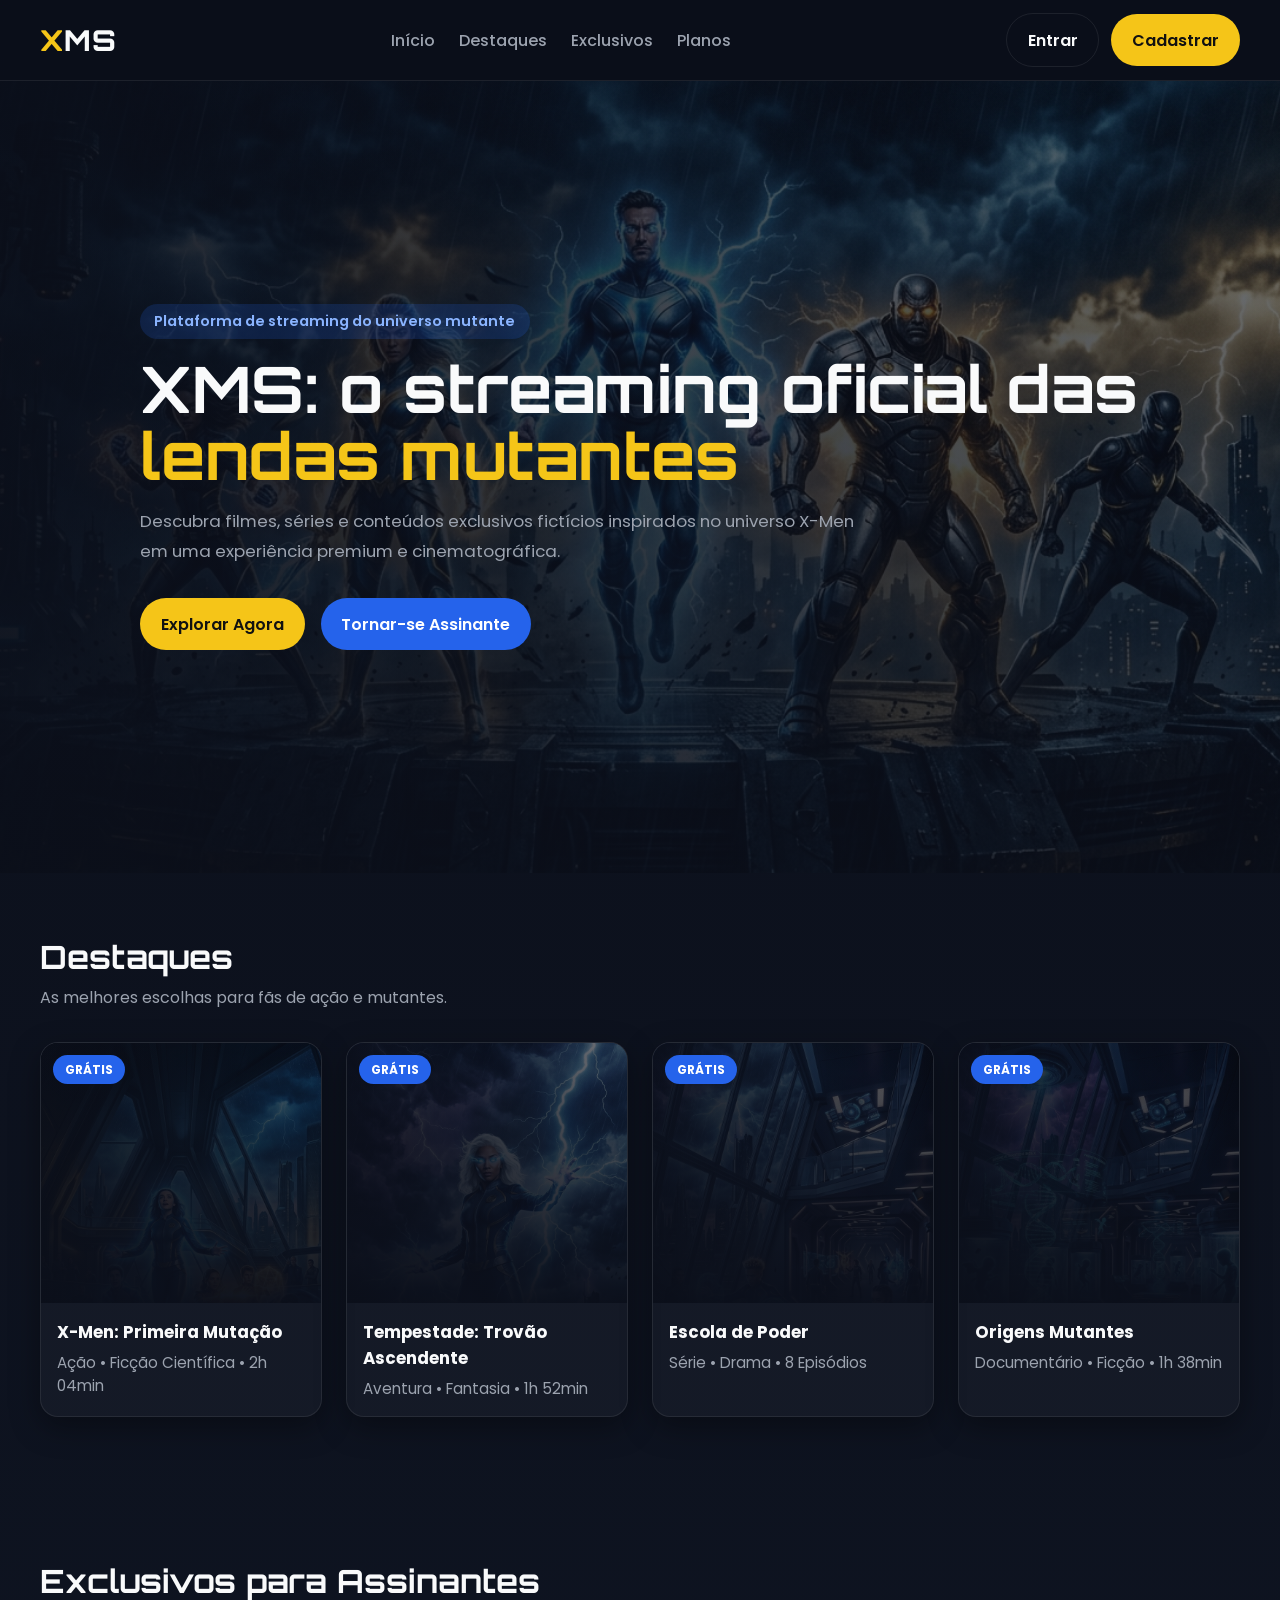
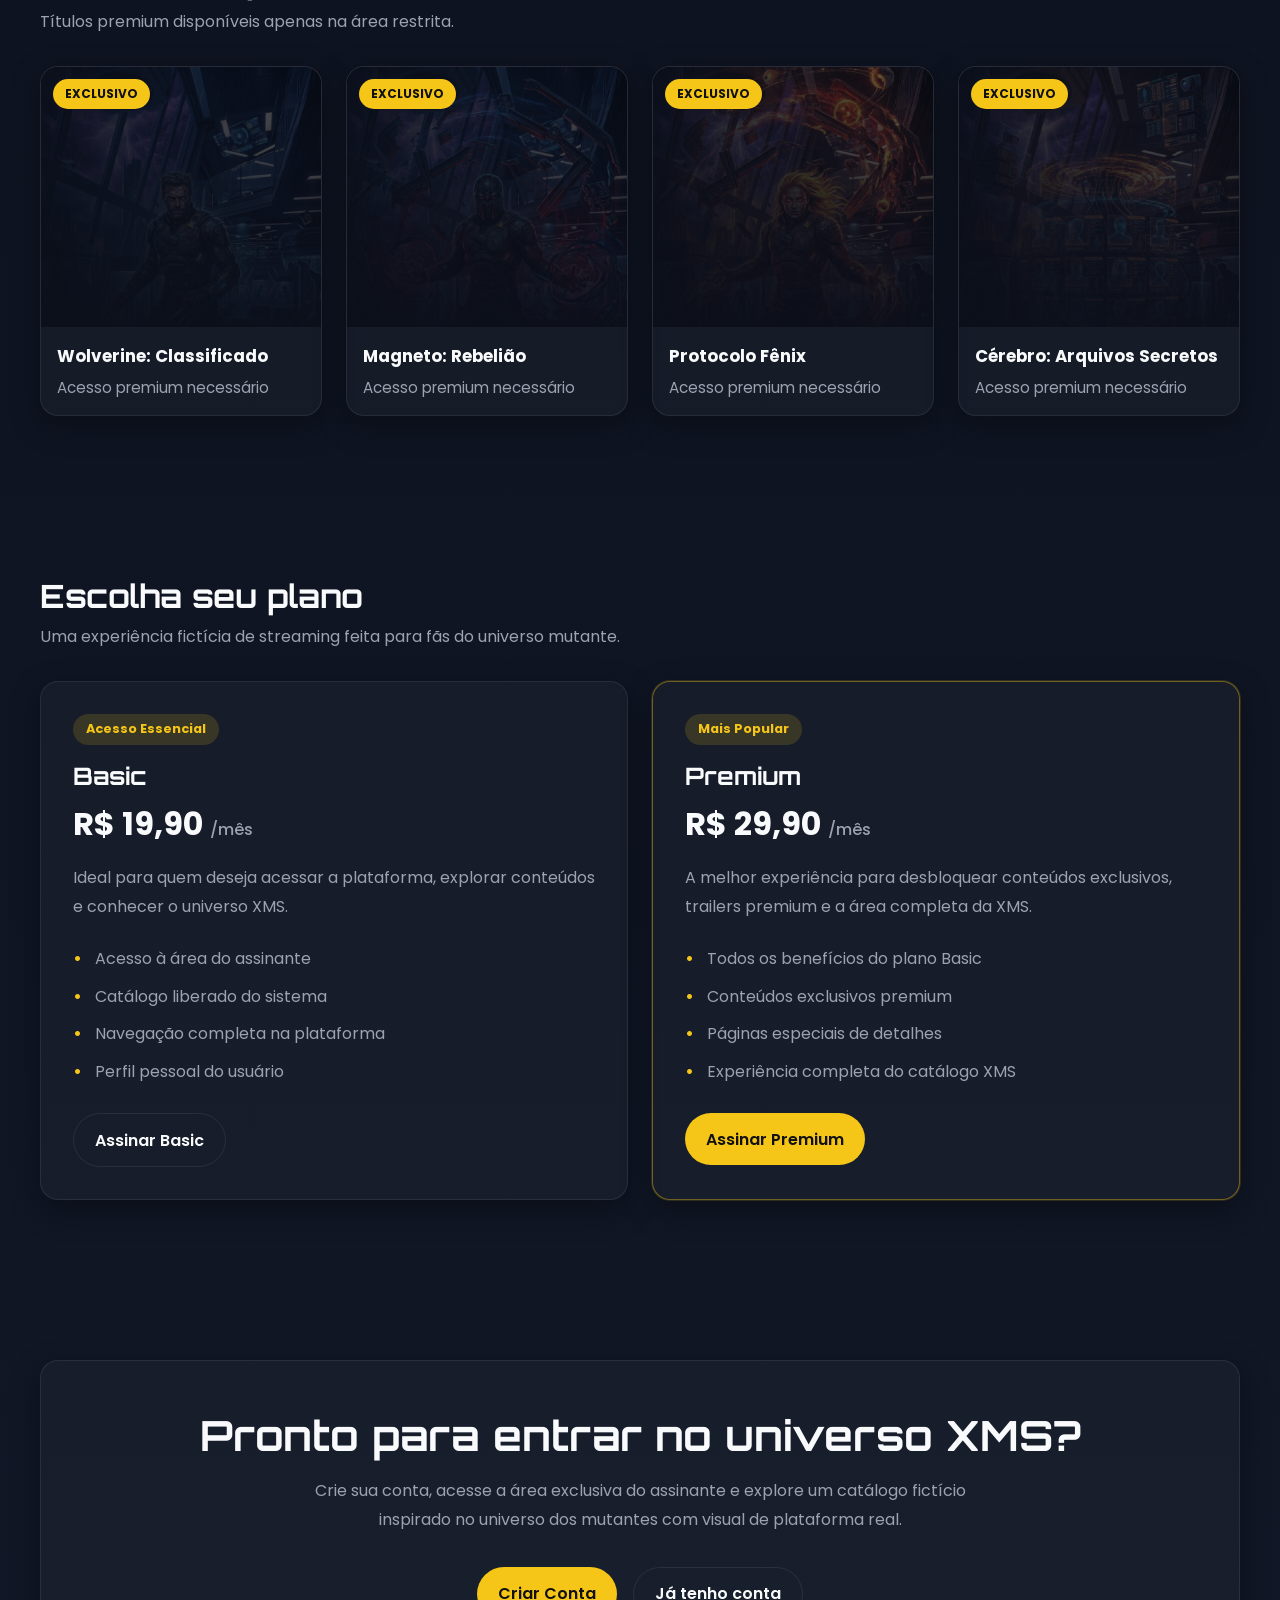
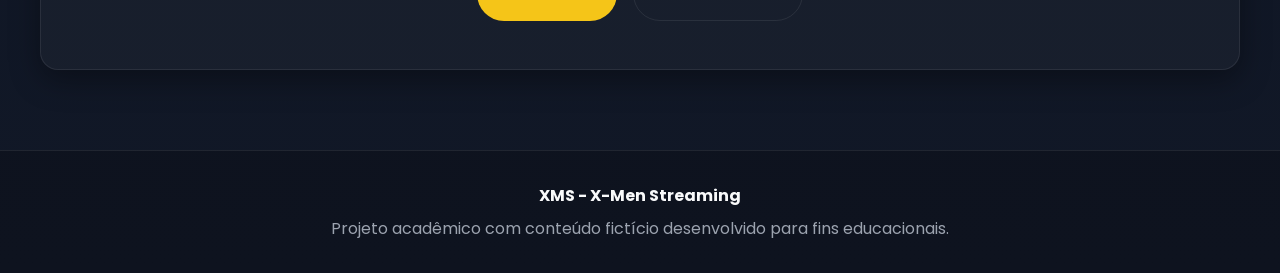
<file: index.html>
<!DOCTYPE html>
<html lang="pt-BR">
<head>
  <meta charset="UTF-8" />
  <meta name="viewport" content="width=device-width, initial-scale=1.0" />
  <title>XMS | X-Men Streaming</title>

  <link rel="preconnect" href="https://fonts.googleapis.com" />
  <link rel="preconnect" href="https://fonts.gstatic.com" crossorigin />
  <link href="https://fonts.googleapis.com/css2?family=Orbitron:wght@500;700;800&family=Poppins:wght@300;400;500;600;700&display=swap" rel="stylesheet" />

  <link rel="stylesheet" href="css/global.css" />
  <link rel="stylesheet" href="css/home.css" />
  <link rel="stylesheet" href="css/media-assets.css" />
</head>
<body>
  <header class="header">
    <div class="container header-content">
      <a href="index.html" class="logo">
        <span class="logo-x">X</span>MS
      </a>

      <nav class="nav">
        <ul class="nav-list">
          <li><a href="#home">Início</a></li>
          <li><a href="#highlights">Destaques</a></li>
          <li><a href="#exclusive">Exclusivos</a></li>
          <li><a href="#plans">Planos</a></li>
        </ul>
      </nav>

      <div class="header-actions">
        <a href="login.html" class="btn btn-outline">Entrar</a>
        <a href="register.html" class="btn btn-primary">Cadastrar</a>
      </div>
    </div>
  </header>

  <main>
    <section class="hero bg-main-hero" id="home">
      <div class="container hero-content">
        <span class="hero-badge">Plataforma de streaming do universo mutante</span>

        <h1 class="hero-title">
          XMS: o streaming oficial das <span>lendas mutantes</span>
        </h1>

        <p class="hero-description">
          Descubra filmes, séries e conteúdos exclusivos fictícios inspirados no universo X-Men
          em uma experiência premium e cinematográfica.
        </p>

        <div class="hero-actions">
          <a href="#highlights" class="btn btn-primary">Explorar Agora</a>
          <a href="register.html" class="btn btn-secondary">Tornar-se Assinante</a>
        </div>
      </div>
    </section>

    <section class="featured-section" id="highlights">
      <div class="container">
        <div class="section-header">
          <h2>Destaques</h2>
          <p>As melhores escolhas para fãs de ação e mutantes.</p>
        </div>

        <div class="card-grid">
          <a href="first-mutation.html" class="content-card">
            <div class="card-image bg-poster-1">
              <span class="badge badge-free">GRÁTIS</span>
            </div>
            <div class="card-body">
              <h3>X-Men: Primeira Mutação</h3>
              <p>Ação • Ficção Científica • 2h 04min</p>
            </div>
          </a>

          <a href="storm-rising-thunder.html" class="content-card">
            <div class="card-image bg-poster-2">
              <span class="badge badge-free">GRÁTIS</span>
            </div>
            <div class="card-body">
              <h3>Tempestade: Trovão Ascendente</h3>
              <p>Aventura • Fantasia • 1h 52min</p>
            </div>
          </a>

          <a href="school-of-power.html" class="content-card">
            <div class="card-image bg-poster-3">
              <span class="badge badge-free">GRÁTIS</span>
            </div>
            <div class="card-body">
              <h3>Escola de Poder</h3>
              <p>Série • Drama • 8 Episódios</p>
            </div>
          </a>

          <a href="mutant-origins.html" class="content-card">
            <div class="card-image bg-poster-4">
              <span class="badge badge-free">GRÁTIS</span>
            </div>
            <div class="card-body">
              <h3>Origens Mutantes</h3>
              <p>Documentário • Ficção • 1h 38min</p>
            </div>
          </a>
        </div>
      </div>
    </section>

    <section class="featured-section" id="exclusive">
      <div class="container">
        <div class="section-header">
          <h2>Exclusivos para Assinantes</h2>
          <p>Títulos premium disponíveis apenas na área restrita.</p>
        </div>

        <div class="card-grid">
          <a href="wolverine-classified.html" class="content-card">
            <div class="card-image bg-poster-5">
              <span class="badge badge-premium">EXCLUSIVO</span>
            </div>
            <div class="card-body">
              <h3>Wolverine: Classificado</h3>
              <p>Acesso premium necessário</p>
            </div>
          </a>

          <a href="magneto-rebellion.html" class="content-card">
            <div class="card-image bg-poster-6">
              <span class="badge badge-premium">EXCLUSIVO</span>
            </div>
            <div class="card-body">
              <h3>Magneto: Rebelião</h3>
              <p>Acesso premium necessário</p>
            </div>
          </a>

          <a href="phoenix-protocol.html" class="content-card">
            <div class="card-image bg-poster-7">
              <span class="badge badge-premium">EXCLUSIVO</span>
            </div>
            <div class="card-body">
              <h3>Protocolo Fênix</h3>
              <p>Acesso premium necessário</p>
            </div>
          </a>

          <a href="cerebro-secret-files.html" class="content-card">
            <div class="card-image bg-poster-8">
              <span class="badge badge-premium">EXCLUSIVO</span>
            </div>
            <div class="card-body">
              <h3>Cérebro: Arquivos Secretos</h3>
              <p>Acesso premium necessário</p>
            </div>
          </a>
        </div>
      </div>
    </section>

    <section class="plans-section" id="plans">
      <div class="container">
        <div class="section-header">
          <h2>Escolha seu plano</h2>
          <p>Uma experiência fictícia de streaming feita para fãs do universo mutante.</p>
        </div>

        <div class="plans-grid">
          <article class="plan-card">
            <span class="plan-tag">Acesso Essencial</span>
            <h3 class="plan-title">Basic</h3>
            <p class="plan-price">R$ 19,90 <span>/mês</span></p>
            <p class="plan-description">
              Ideal para quem deseja acessar a plataforma, explorar conteúdos e conhecer o universo XMS.
            </p>
            <ul class="plan-features">
              <li>Acesso à área do assinante</li>
              <li>Catálogo liberado do sistema</li>
              <li>Navegação completa na plataforma</li>
              <li>Perfil pessoal do usuário</li>
            </ul>
            <a href="register.html" class="btn btn-outline">Assinar Basic</a>
          </article>

          <article class="plan-card highlight">
            <span class="plan-tag">Mais Popular</span>
            <h3 class="plan-title">Premium</h3>
            <p class="plan-price">R$ 29,90 <span>/mês</span></p>
            <p class="plan-description">
              A melhor experiência para desbloquear conteúdos exclusivos, trailers premium e a área completa da XMS.
            </p>
            <ul class="plan-features">
              <li>Todos os benefícios do plano Basic</li>
              <li>Conteúdos exclusivos premium</li>
              <li>Páginas especiais de detalhes</li>
              <li>Experiência completa do catálogo XMS</li>
            </ul>
            <a href="register.html" class="btn btn-primary">Assinar Premium</a>
          </article>
        </div>
      </div>
    </section>

    <section class="cta-section">
      <div class="container">
        <div class="cta-box">
          <h2>Pronto para entrar no universo XMS?</h2>
          <p>
            Crie sua conta, acesse a área exclusiva do assinante e explore um catálogo fictício
            inspirado no universo dos mutantes com visual de plataforma real.
          </p>

          <div class="cta-actions">
            <a href="register.html" class="btn btn-primary">Criar Conta</a>
            <a href="login.html" class="btn btn-outline">Já tenho conta</a>
          </div>
        </div>
      </div>
    </section>
  </main>

  <footer class="footer">
    <div class="container footer-content">
      <p><strong>XMS - X-Men Streaming</strong></p>
      <p>Projeto acadêmico com conteúdo fictício desenvolvido para fins educacionais.</p>
    </div>
  </footer>
</body>
</html>
</file>
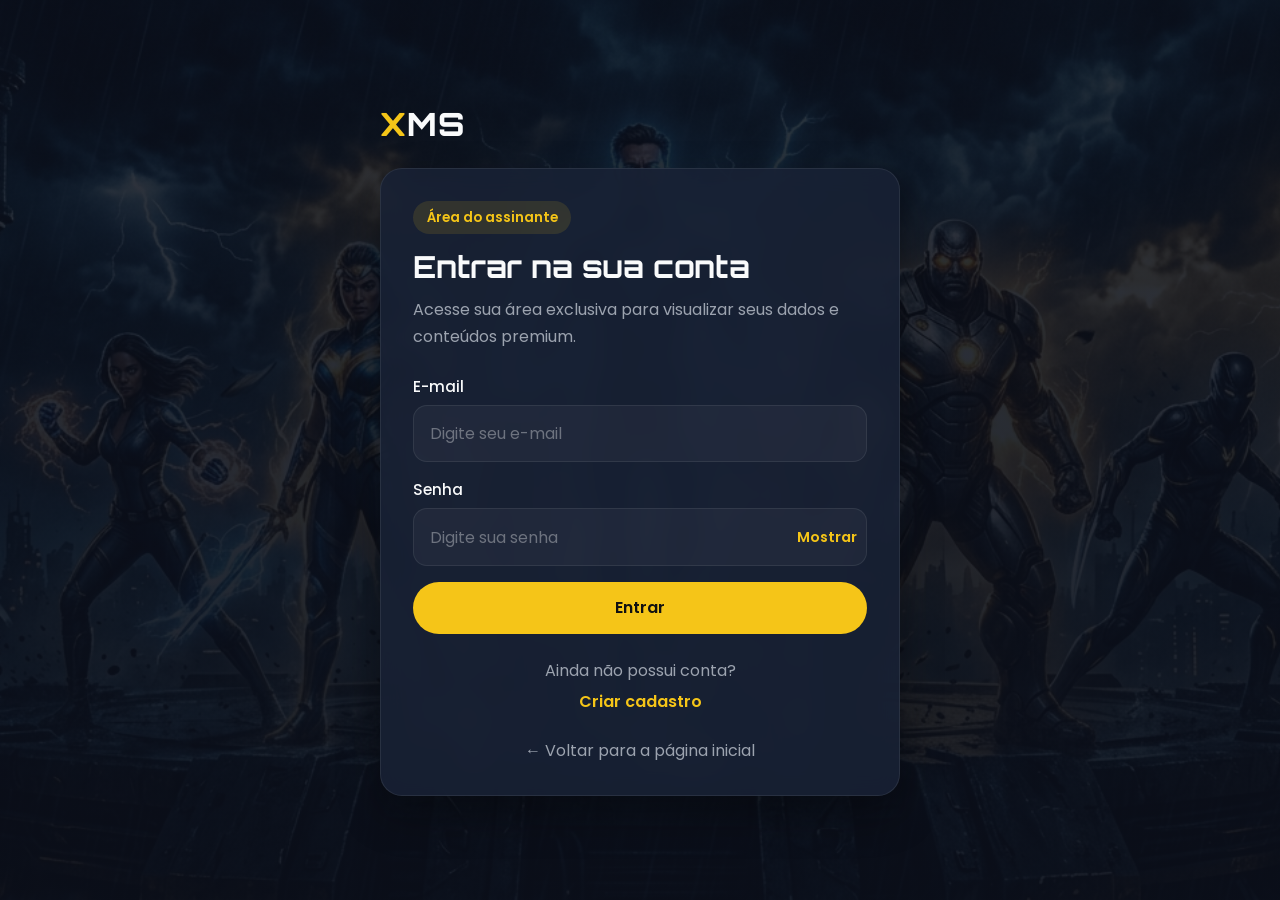
<file: cerebro-secret-files.html>
<!DOCTYPE html>
<html lang="pt-BR">
<head>
  <meta charset="UTF-8" />
  <meta name="viewport" content="width=device-width, initial-scale=1.0" />
  <title>Cérebro: Arquivos Secretos | XMS</title>

  <link rel="preconnect" href="https://fonts.googleapis.com" />
  <link rel="preconnect" href="https://fonts.gstatic.com" crossorigin />
  <link href="https://fonts.googleapis.com/css2?family=Orbitron:wght@500;700;800&family=Poppins:wght@300;400;500;600;700&display=swap" rel="stylesheet" />

  <link rel="stylesheet" href="css/global.css" />
  <link rel="stylesheet" href="css/details.css" />
  <link rel="stylesheet" href="css/media-assets.css" />
</head>
<body data-access="premium">
  <header class="header">
    <div class="container header-content">
      <a href="index.html" class="logo">
        <span class="logo-x">X</span>MS
      </a>

      <nav class="nav">
        <ul class="nav-list">
          <li><a href="index.html">Início</a></li>
          <li><a href="#details">Detalhes</a></li>
          <li><a href="#trailer">Trailer</a></li>
          <li><a href="#related">Relacionados</a></li>
        </ul>
      </nav>

      <div class="header-actions">
        <a href="index.html" class="btn btn-outline">Voltar</a>
        <a href="subscriber.html" class="btn btn-primary">Área do Assinante</a>
      </div>
    </div>
  </header>

  <main>
    <section class="hero-details bg-poster-8">
      <div class="container hero-details-content">
        <span class="hero-badge hero-badge--premium">Conteúdo Exclusivo</span>

        <h1 class="hero-title">Cérebro: Arquivos Secretos</h1>

        <div class="hero-meta">
          <span class="meta-pill">2026</span>
          <span class="meta-pill">1h 44min</span>
          <span class="meta-pill">14 anos</span>
          <span class="meta-pill">Mistério / Ficção Científica</span>
          <span class="meta-pill">⭐ 4.7 / 5</span>
        </div>

        <p class="hero-description">
          Um conjunto de arquivos ocultos revela registros secretos sobre mutantes desaparecidos, experimentos proibidos e eventos que nunca deveriam ter sido descobertos.
        </p>

        <div class="hero-actions">
          <a href="#trailer" class="btn btn-primary">Assistir Trailer</a>
          <a href="#details" class="btn btn-secondary">Ver Detalhes</a>
        </div>
      </div>
    </section>

    <section class="details-section" id="details">
      <div class="container details-grid">
        <div class="content-stack">
          <article class="details-card">
            <h2 class="section-title">Sinopse</h2>
            <p class="synopsis-text">
              Uma sequência de arquivos criptografados encontrados dentro do sistema Cérebro expõe missões apagadas, identidades ocultas e operações conduzidas fora de qualquer protocolo oficial. O que parecia ser apenas um banco de dados se transforma em uma ameaça real.
            </p>
            <br />
            <p class="synopsis-text">
              Conforme os registros são decodificados, surge um quebra-cabeça envolvendo desaparecimentos, manipulação genética e uma rede de vigilância que monitorava mutantes muito antes de eles sequer entenderem seus próprios poderes.
            </p>
          </article>

          <article class="details-card">
            <h2 class="section-title">Elenco Principal</h2>
            <ul class="cast-list">
              <li><strong>Victor Lane</strong> como Dr. Elias Xeron</li>
              <li><strong>Maya Frost</strong> como Nora Vale</li>
              <li><strong>Ryan Cole</strong> como Logan Ward</li>
              <li><strong>Emma Vale</strong> como Jean Ardent</li>
              <li><strong>Leo Carter</strong> como Ethan Ward</li>
            </ul>
          </article>

          <article class="details-card" id="trailer">
            <h2 class="section-title">Trailer</h2>
            <video class="video-player" controls poster="assets/images/card-8.jpg">
              <source src="assets/videos/cerebro-secret-files.mp4" type="video/mp4" />
              Seu navegador não suporta a reprodução de vídeo.
            </video>
          </article>
        </div>

        <aside class="content-stack">
          <article class="sidebar-card">
            <h2 class="section-title">Informações</h2>
            <ul class="info-list">
              <li><strong>Título:</strong> Cérebro: Arquivos Secretos</li>
              <li><strong>Tipo:</strong> Especial</li>
              <li><strong>Ano:</strong> 2026</li>
              <li><strong>Duração:</strong> 1h 44min</li>
              <li><strong>Classificação:</strong> 14 anos</li>
              <li><strong>Categoria:</strong> Mistério, Ficção Científica</li>
              <li><strong>Idioma:</strong> Português / Inglês</li>
              <li><strong>Status:</strong> Exclusivo</li>
              <li><strong>Direção:</strong> Helena Cross</li>
              <li><strong>Produção:</strong> XMS Archives</li>
            </ul>
          </article>

          <article class="sidebar-card">
            <h2 class="section-title">Avaliação</h2>
            <ul class="info-list">
              <li><strong>Público:</strong> 4.7 / 5</li>
              <li><strong>Crítica:</strong> 91%</li>
              <li><strong>Popularidade:</strong> Alta</li>
              <li><strong>Destaque:</strong> Arquivos secretos e mistério</li>
            </ul>
          </article>

          <article class="sidebar-card">
            <h2 class="section-title">Disponibilidade</h2>
            <ul class="info-list">
              <li><strong>Plano Free:</strong> Indisponível</li>
              <li><strong>Plano Basic:</strong> Indisponível</li>
              <li><strong>Plano Premium:</strong> Disponível</li>
            </ul>
          </article>
        </aside>
      </div>
    </section>

    <section class="related-section" id="related">
      <div class="container">
        <div class="section-header">
          <h2>Títulos Relacionados</h2>
          <p>Explore outros conteúdos do catálogo mutante da XMS.</p>
        </div>

        <div class="related-grid">
          <a href="phoenix-protocol.html" class="related-card">
            <div class="related-image bg-poster-7"></div>
            <div class="related-body">
              <h3>Protocolo Fênix</h3>
              <p>Exclusivo • Premium</p>
            </div>
          </a>

          <a href="mutant-origins.html" class="related-card">
            <div class="related-image bg-poster-4"></div>
            <div class="related-body">
              <h3>Origens Mutantes</h3>
              <p>Documentário • Ficção</p>
            </div>
          </a>

          <a href="wolverine-classified.html" class="related-card">
            <div class="related-image bg-poster-5"></div>
            <div class="related-body">
              <h3>Wolverine: Classificado</h3>
              <p>Exclusivo • Premium</p>
            </div>
          </a>
        </div>
      </div>
    </section>
  </main>

  <script src="js/data.js"></script>
  <script src="js/details-access.js"></script>
</body>
</html>
</file>
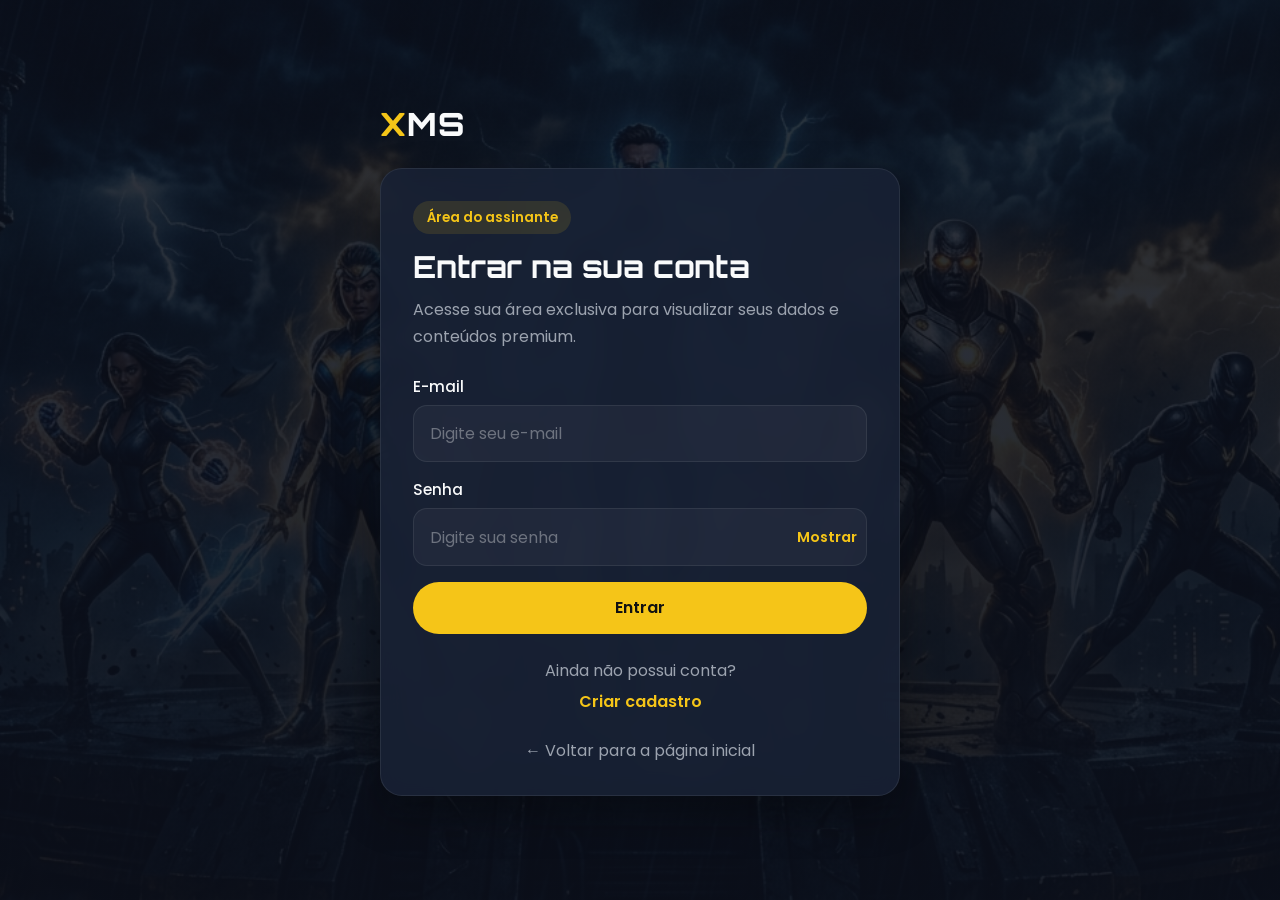
<file: first-mutation.html>
<!DOCTYPE html>
<html lang="pt-BR">
<head>
  <meta charset="UTF-8" />
  <meta name="viewport" content="width=device-width, initial-scale=1.0" />
  <title>X-Men: Primeira Mutação | XMS</title>

  <link rel="preconnect" href="https://fonts.googleapis.com" />
  <link rel="preconnect" href="https://fonts.gstatic.com" crossorigin />
  <link href="https://fonts.googleapis.com/css2?family=Orbitron:wght@500;700;800&family=Poppins:wght@300;400;500;600;700&display=swap" rel="stylesheet" />

  <link rel="stylesheet" href="css/global.css" />
  <link rel="stylesheet" href="css/details.css" />
  <link rel="stylesheet" href="css/media-assets.css" />
</head>
<body data-access="basic">
  <header class="header">
    <div class="container header-content">
      <a href="index.html" class="logo">
        <span class="logo-x">X</span>MS
      </a>

      <nav class="nav">
        <ul class="nav-list">
          <li><a href="index.html">Início</a></li>
          <li><a href="#details">Detalhes</a></li>
          <li><a href="#trailer">Trailer</a></li>
          <li><a href="#related">Relacionados</a></li>
        </ul>
      </nav>

      <div class="header-actions">
        <a href="index.html" class="btn btn-outline">Voltar</a>
        <a href="register.html" class="btn btn-primary">Assinar</a>
      </div>
    </div>
  </header>

  <main>
    <section class="hero-details bg-poster-1">
      <div class="container hero-details-content">
        <span class="hero-badge">Conteúdo Gratuito</span>

        <h1 class="hero-title">X-Men: Primeira Mutação</h1>

        <div class="hero-meta">
          <span class="meta-pill">2026</span>
          <span class="meta-pill">2h 04min</span>
          <span class="meta-pill">14 anos</span>
          <span class="meta-pill">Ação / Ficção Científica</span>
          <span class="meta-pill">⭐ 4.8 / 5</span>
        </div>

        <p class="hero-description">
          Quando um grupo de jovens descobre habilidades extraordinárias, eles precisam aprender a controlar seus poderes antes que uma ameaça global transforme sua existência em uma guerra contra a humanidade.
        </p>

        <div class="hero-actions">
          <a href="#trailer" class="btn btn-primary">Assistir Trailer</a>
          <a href="#details" class="btn btn-secondary">Ver Detalhes</a>
        </div>
      </div>
    </section>

    <section class="details-section" id="details">
      <div class="container details-grid">
        <div class="content-stack">
          <article class="details-card">
            <h2 class="section-title">Sinopse</h2>
            <p class="synopsis-text">
              Em um mundo à beira de mudanças irreversíveis, uma nova geração de mutantes começa a surgir. Jovens com habilidades extraordinárias são reunidos em uma instituição secreta criada para ensiná-los a controlar seus dons e sobreviver em uma sociedade que teme o desconhecido.
            </p>
            <br />
            <p class="synopsis-text">
              Porém, quando uma organização militar clandestina descobre a existência desse grupo, o que antes era um treinamento se transforma em uma luta pela sobrevivência. Entre amizade, medo e descobertas, nasce a primeira equipe que dará origem às futuras lendas mutantes.
            </p>
          </article>

          <article class="details-card">
            <h2 class="section-title">Elenco Principal</h2>
            <ul class="cast-list">
              <li><strong>Lucas Hunter</strong> como Ethan Blaze</li>
              <li><strong>Sophia Vale</strong> como Aurora Storm</li>
              <li><strong>Daniel Cross</strong> como Marcus Steel</li>
              <li><strong>Elena Brooks</strong> como Nova Grey</li>
              <li><strong>Victor Kane</strong> como Professor Xeron</li>
            </ul>
          </article>

          <article class="details-card" id="trailer">
            <h2 class="section-title">Trailer</h2>
            <video class="video-player" controls poster="assets/images/card-1.jpg">
              <source src="assets/videos/first-mutation.mp4" type="video/mp4" />
              Seu navegador não suporta a reprodução de vídeo.
            </video>
          </article>
        </div>

        <aside class="content-stack">
          <article class="sidebar-card">
            <h2 class="section-title">Informações</h2>
            <ul class="info-list">
              <li><strong>Título:</strong> X-Men: Primeira Mutação</li>
              <li><strong>Tipo:</strong> Filme</li>
              <li><strong>Ano:</strong> 2026</li>
              <li><strong>Duração:</strong> 2h 04min</li>
              <li><strong>Classificação:</strong> 14 anos</li>
              <li><strong>Categoria:</strong> Ação, Ficção Científica</li>
              <li><strong>Idioma:</strong> Português / Inglês</li>
              <li><strong>Status:</strong> Disponível</li>
              <li><strong>Direção:</strong> Adrian Cole</li>
              <li><strong>Produção:</strong> XMS Studios</li>
            </ul>
          </article>

          <article class="sidebar-card">
            <h2 class="section-title">Avaliação</h2>
            <ul class="info-list">
              <li><strong>Público:</strong> 4.8 / 5</li>
              <li><strong>Crítica:</strong> 92%</li>
              <li><strong>Popularidade:</strong> Alta</li>
              <li><strong>Destaque:</strong> Origem da equipe</li>
            </ul>
          </article>

          <article class="sidebar-card">
            <h2 class="section-title">Disponibilidade</h2>
            <ul class="info-list">
              <li><strong>Plano Free:</strong> Disponível</li>
              <li><strong>Plano Basic:</strong> Disponível</li>
              <li><strong>Plano Premium:</strong> Disponível</li>
            </ul>
          </article>
        </aside>
      </div>
    </section>

    <section class="related-section" id="related">
      <div class="container">
        <div class="section-header">
          <h2>Títulos Relacionados</h2>
          <p>Explore outros conteúdos disponíveis no universo mutante da XMS.</p>
        </div>

        <div class="related-grid">
          <a href="storm-rising-thunder.html" class="related-card">
            <div class="related-image bg-poster-2"></div>
            <div class="related-body">
              <h3>Tempestade: Trovão Ascendente</h3>
              <p>Aventura • Fantasia</p>
            </div>
          </a>

          <a href="school-of-power.html" class="related-card">
            <div class="related-image bg-poster-3"></div>
            <div class="related-body">
              <h3>Escola de Poder</h3>
              <p>Série • Drama</p>
            </div>
          </a>

          <a href="mutant-origins.html" class="related-card">
            <div class="related-image bg-poster-4"></div>
            <div class="related-body">
              <h3>Origens Mutantes</h3>
              <p>Documentário • Ficção</p>
            </div>
          </a>
        </div>
      </div>
    </section>
  </main>
  <script src="js/data.js"></script>
  <script src="js/details-access.js"></script>
</body>
</html>
</file>
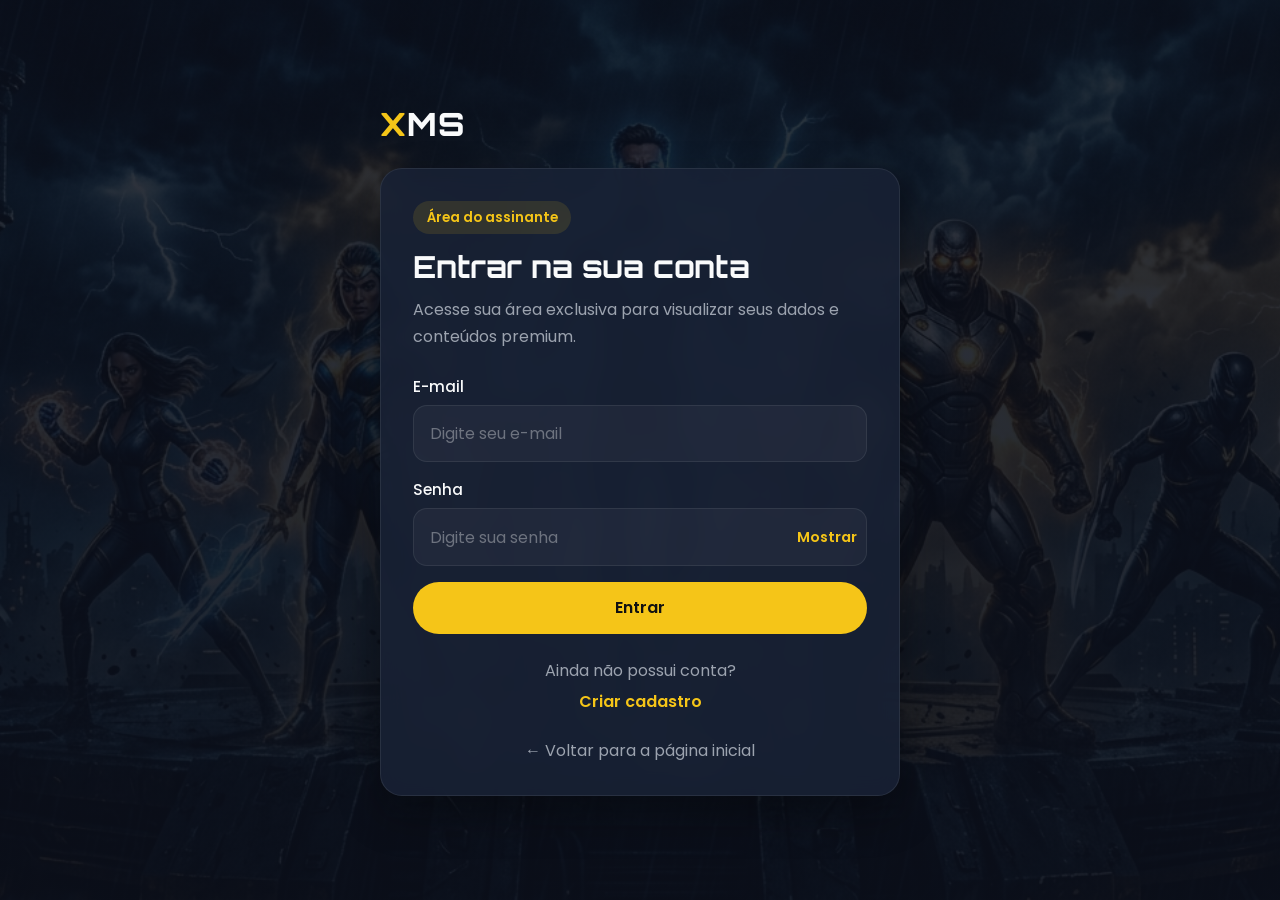
<file: login.html>
<!DOCTYPE html>
<html lang="pt-BR">
<head>
  <meta charset="UTF-8" />
  <meta name="viewport" content="width=device-width, initial-scale=1.0" />
  <title>Entrar | XMS</title>

  <link rel="preconnect" href="https://fonts.googleapis.com" />
  <link rel="preconnect" href="https://fonts.gstatic.com" crossorigin />
  <link href="https://fonts.googleapis.com/css2?family=Orbitron:wght@500;700;800&family=Poppins:wght@300;400;500;600;700&display=swap" rel="stylesheet" />

  <link rel="stylesheet" href="css/global.css" />
  <link rel="stylesheet" href="css/auth.css" />
</head>
<body>
  <main class="auth-page">
    <section class="auth-wrapper">
      <a href="index.html" class="auth-logo">
        <span class="logo-x">X</span>MS
      </a>

      <div class="auth-card">
        <div class="auth-header">
          <span class="auth-tag">Área do assinante</span>
          <h1>Entrar na sua conta</h1>
          <p>Acesse sua área exclusiva para visualizar seus dados e conteúdos premium.</p>
        </div>

        <form class="auth-form" id="loginForm">
          <div class="form-group">
            <label for="email">E-mail</label>
            <input
              type="email"
              id="email"
              name="email"
              placeholder="Digite seu e-mail"
              required
            />
          </div>

          <div class="form-group">
            <label for="password">Senha</label>
            <div class="password-wrapper">
              <input
                type="password"
                id="password"
                name="password"
                placeholder="Digite sua senha"
                required
              />
              <button
                type="button"
                class="password-toggle"
                data-toggle-password="password"
              >
                Mostrar
              </button>
            </div>
          </div>

          <p class="form-message" id="loginMessage"></p>

          <button type="submit" class="btn btn-primary">Entrar</button>
        </form>

        <div class="auth-footer">
          <p>Ainda não possui conta?</p>
          <a href="register.html">Criar cadastro</a>
        </div>

        <div class="back-link">
          <a href="index.html">← Voltar para a página inicial</a>
        </div>
      </div>
    </section>
  </main>

  <script src="js/data.js"></script>
  <script src="js/auth.js"></script>
</body>
</html>
</file>
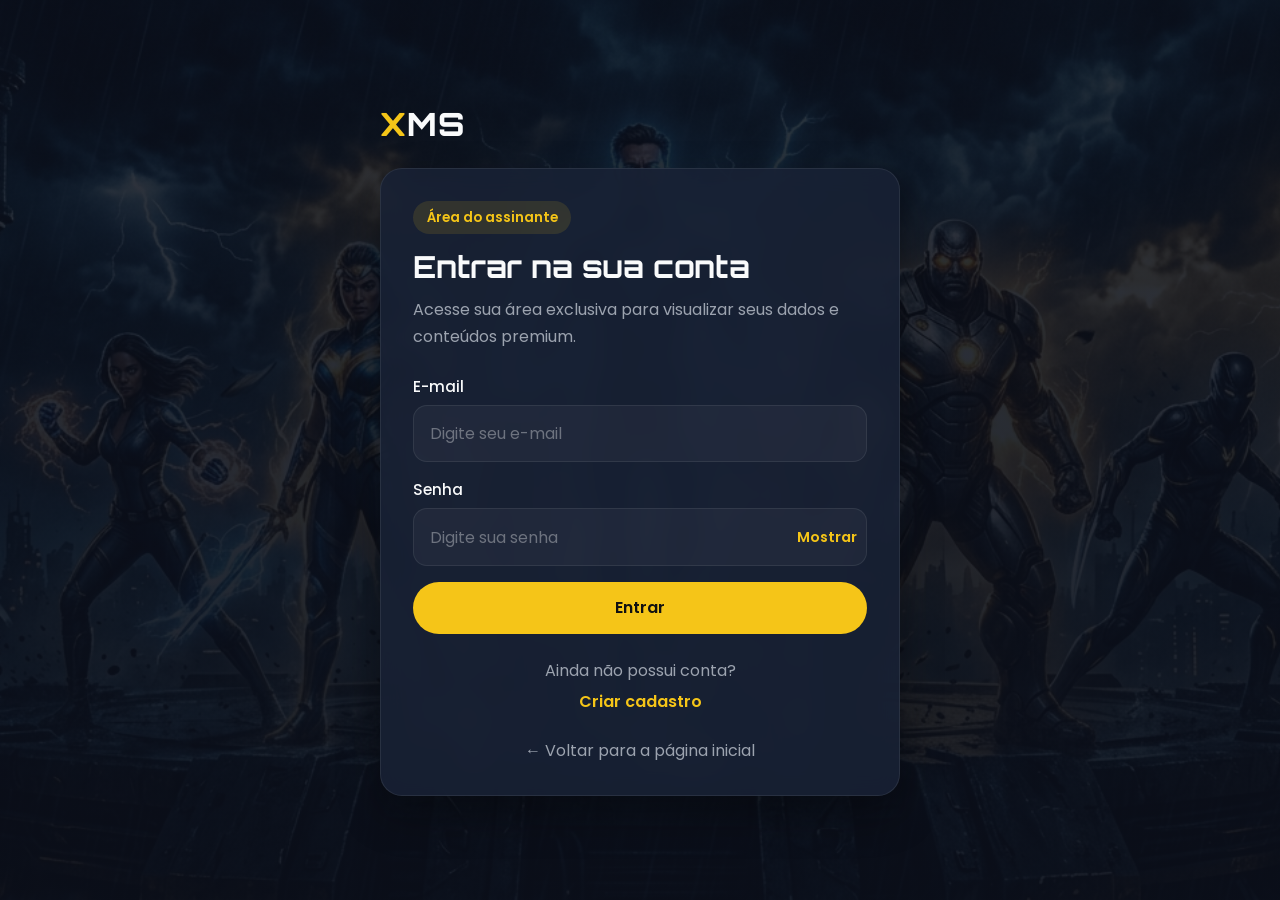
<file: mutant-origins.html>
<!DOCTYPE html>
<html lang="pt-BR">
<head>
  <meta charset="UTF-8" />
  <meta name="viewport" content="width=device-width, initial-scale=1.0" />
  <title>Origens Mutantes | XMS</title>

  <link rel="preconnect" href="https://fonts.googleapis.com" />
  <link rel="preconnect" href="https://fonts.gstatic.com" crossorigin />
  <link href="https://fonts.googleapis.com/css2?family=Orbitron:wght@500;700;800&family=Poppins:wght@300;400;500;600;700&display=swap" rel="stylesheet" />

  <link rel="stylesheet" href="css/global.css" />
  <link rel="stylesheet" href="css/details.css" />
  <link rel="stylesheet" href="css/media-assets.css" />
</head>
<body data-access="basic">
  <header class="header">
    <div class="container header-content">
      <a href="index.html" class="logo">
        <span class="logo-x">X</span>MS
      </a>

      <nav class="nav">
        <ul class="nav-list">
          <li><a href="index.html">Início</a></li>
          <li><a href="#details">Detalhes</a></li>
          <li><a href="#trailer">Trailer</a></li>
          <li><a href="#related">Relacionados</a></li>
        </ul>
      </nav>

      <div class="header-actions">
        <a href="index.html" class="btn btn-outline">Voltar</a>
        <a href="register.html" class="btn btn-primary">Assinar</a>
      </div>
    </div>
  </header>

  <main>
    <section class="hero-details bg-poster-4">
      <div class="container hero-details-content">
        <span class="hero-badge">Conteúdo Gratuito</span>

        <h1 class="hero-title">Origens Mutantes</h1>

        <div class="hero-meta">
          <span class="meta-pill">2026</span>
          <span class="meta-pill">1h 38min</span>
          <span class="meta-pill">Livre</span>
          <span class="meta-pill">Documentário / Ficção</span>
          <span class="meta-pill">⭐ 4.5 / 5</span>
        </div>

        <p class="hero-description">
          Uma investigação cinematográfica sobre o surgimento dos mutantes, suas primeiras manifestações e o impacto dessa nova espécie na sociedade.
        </p>

        <div class="hero-actions">
          <a href="#trailer" class="btn btn-primary">Assistir Trailer</a>
          <a href="#details" class="btn btn-secondary">Ver Detalhes</a>
        </div>
      </div>
    </section>

    <section class="details-section" id="details">
      <div class="container details-grid">
        <div class="content-stack">
          <article class="details-card">
            <h2 class="section-title">Sinopse</h2>
            <p class="synopsis-text">
              Misturando entrevistas, arquivos secretos e reconstruções visuais, Origens Mutantes apresenta uma linha do tempo fictícia sobre os primeiros sinais da mutação genética no planeta.
            </p>
            <br />
            <p class="synopsis-text">
              O longa explora teorias, laboratórios ocultos, relatos históricos e o momento em que o mundo percebeu que a evolução havia tomado um novo rumo. Entre ciência, medo e fascínio, o documentário revela como os mutantes deixaram de ser lenda para se tornarem realidade.
            </p>
          </article>

          <article class="details-card">
            <h2 class="section-title">Participações</h2>
            <ul class="cast-list">
              <li><strong>Dr. Alan Pierce</strong> - Geneticista</li>
              <li><strong>Helen Brooks</strong> - Historiadora</li>
              <li><strong>Marcus Voss</strong> - Analista de segurança</li>
              <li><strong>Lena Frost</strong> - Pesquisadora mutante</li>
            </ul>
          </article>

          <article class="details-card" id="trailer">
            <h2 class="section-title">Trailer</h2>
            <video class="video-player" controls poster="assets/images/card-4.jpg">
              <source src="assets/videos/mutant-origins.mp4" type="video/mp4" />
              Seu navegador não suporta a reprodução de vídeo.
            </video>
          </article>
        </div>

        <aside class="content-stack">
          <article class="sidebar-card">
            <h2 class="section-title">Informações</h2>
            <ul class="info-list">
              <li><strong>Título:</strong> Origens Mutantes</li>
              <li><strong>Tipo:</strong> Documentário</li>
              <li><strong>Ano:</strong> 2026</li>
              <li><strong>Duração:</strong> 1h 38min</li>
              <li><strong>Classificação:</strong> Livre</li>
              <li><strong>Categoria:</strong> Documentário, Ficção</li>
              <li><strong>Idioma:</strong> Português / Inglês</li>
              <li><strong>Status:</strong> Disponível</li>
              <li><strong>Produção:</strong> XMS Archives</li>
            </ul>
          </article>

          <article class="sidebar-card">
            <h2 class="section-title">Avaliação</h2>
            <ul class="info-list">
              <li><strong>Público:</strong> 4.5 / 5</li>
              <li><strong>Crítica:</strong> 84%</li>
              <li><strong>Popularidade:</strong> Alta</li>
              <li><strong>Destaque:</strong> Linha do tempo mutante</li>
            </ul>
          </article>

          <article class="sidebar-card">
            <h2 class="section-title">Disponibilidade</h2>
            <ul class="info-list">
              <li><strong>Plano Free:</strong> Disponível</li>
              <li><strong>Plano Basic:</strong> Disponível</li>
              <li><strong>Plano Premium:</strong> Disponível</li>
            </ul>
          </article>
        </aside>
      </div>
    </section>

    <section class="related-section" id="related">
      <div class="container">
        <div class="section-header">
          <h2>Títulos Relacionados</h2>
          <p>Explore outros conteúdos disponíveis no universo mutante da XMS.</p>
        </div>

        <div class="related-grid">
          <a href="first-mutation.html" class="related-card">
            <div class="related-image bg-poster-1"></div>
            <div class="related-body">
              <h3>X-Men: Primeira Mutação</h3>
              <p>Ação • Ficção Científica</p>
            </div>
          </a>

          <a href="school-of-power.html" class="related-card">
            <div class="related-image bg-poster-3"></div>
            <div class="related-body">
              <h3>Escola de Poder</h3>
              <p>Série • Drama</p>
            </div>
          </a>

          <a href="cerebro-secret-files.html" class="related-card">
            <div class="related-image bg-poster-8"></div>
            <div class="related-body">
              <h3>Cérebro: Arquivos Secretos</h3>
              <p>Exclusivo • Premium</p>
            </div>
          </a>
        </div>
      </div>
    </section>
  </main>
  <script src="js/data.js"></script>
<script src="js/details-access.js"></script>
</body>
</html>
</file>
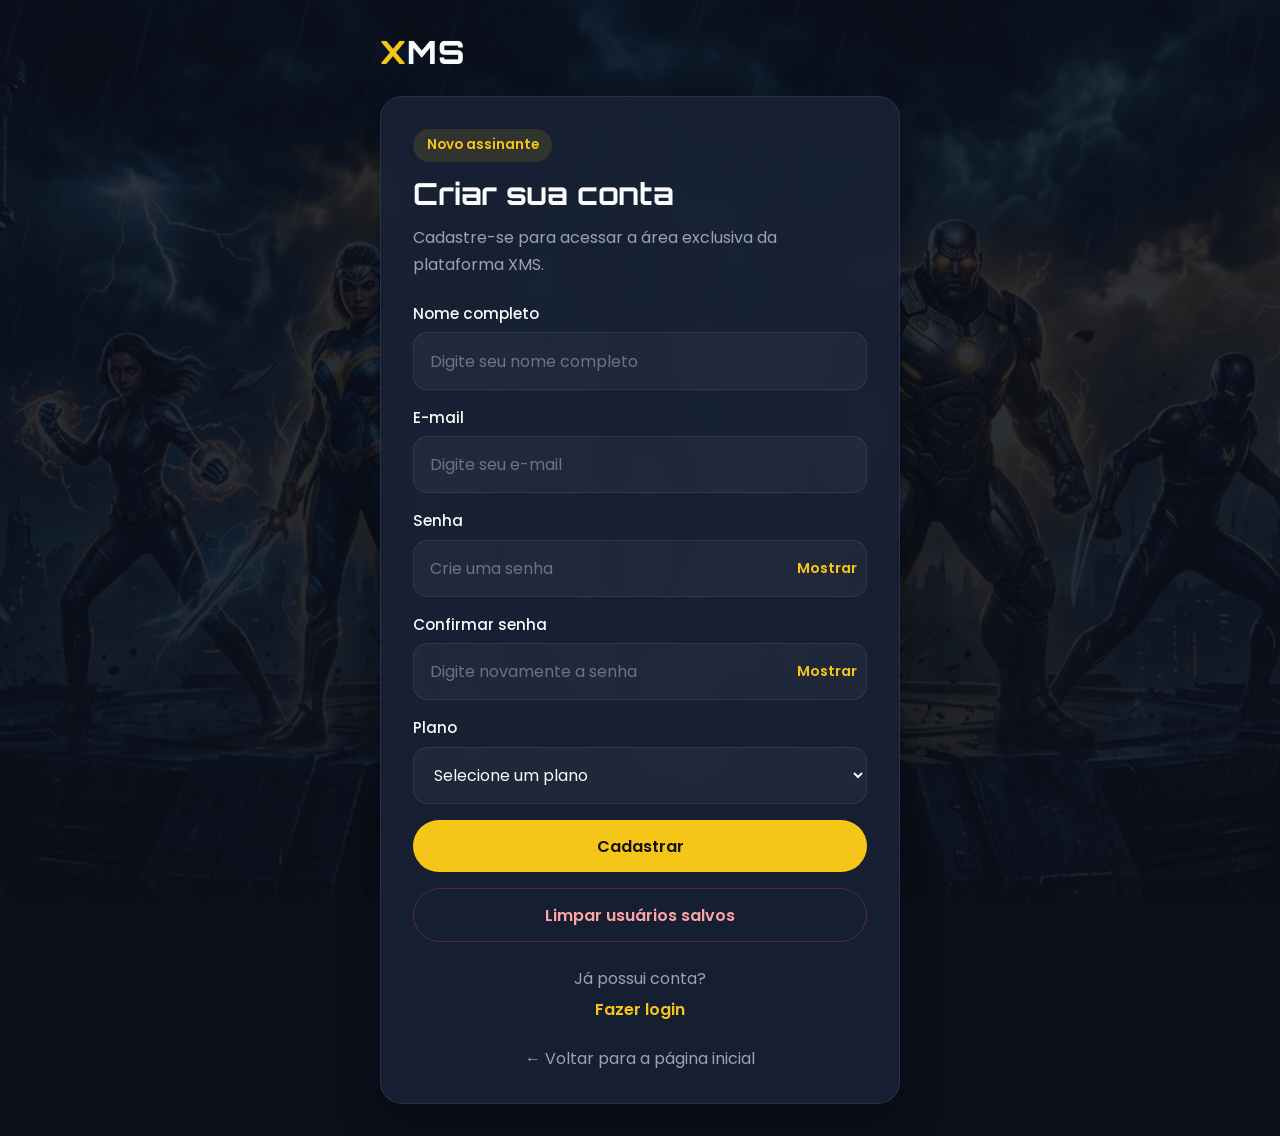
<file: register.html>
<!DOCTYPE html>
<html lang="pt-BR">
<head>
  <meta charset="UTF-8" />
  <meta name="viewport" content="width=device-width, initial-scale=1.0" />
  <title>Cadastro | XMS</title>

  <link rel="preconnect" href="https://fonts.googleapis.com" />
  <link rel="preconnect" href="https://fonts.gstatic.com" crossorigin />
  <link href="https://fonts.googleapis.com/css2?family=Orbitron:wght@500;700;800&family=Poppins:wght@300;400;500;600;700&display=swap" rel="stylesheet" />

  <link rel="stylesheet" href="css/global.css" />
  <link rel="stylesheet" href="css/auth.css" />
</head>
<body>
  <main class="auth-page">
    <section class="auth-wrapper">
      <a href="index.html" class="auth-logo">
        <span class="logo-x">X</span>MS
      </a>

      <div class="auth-card">
        <div class="auth-header">
          <span class="auth-tag">Novo assinante</span>
          <h1>Criar sua conta</h1>
          <p>Cadastre-se para acessar a área exclusiva da plataforma XMS.</p>
        </div>

        <form class="auth-form" id="registerForm">
          <div class="form-group">
            <label for="name">Nome completo</label>
            <input
              type="text"
              id="name"
              name="name"
              placeholder="Digite seu nome completo"
              required
            />
          </div>

          <div class="form-group">
            <label for="email">E-mail</label>
            <input
              type="email"
              id="email"
              name="email"
              placeholder="Digite seu e-mail"
              required
            />
          </div>

          <div class="form-group">
            <label for="password">Senha</label>
            <div class="password-wrapper">
              <input
                type="password"
                id="password"
                name="password"
                placeholder="Crie uma senha"
                required
              />
              <button
                type="button"
                class="password-toggle"
                data-toggle-password="password"
              >
                Mostrar
              </button>
            </div>
          </div>

          <div class="form-group">
            <label for="confirmPassword">Confirmar senha</label>
            <div class="password-wrapper">
              <input
                type="password"
                id="confirmPassword"
                name="confirmPassword"
                placeholder="Digite novamente a senha"
                required
              />
              <button
                type="button"
                class="password-toggle"
                data-toggle-password="confirmPassword"
              >
                Mostrar
              </button>
            </div>
          </div>

          <div class="form-group">
            <label for="plan">Plano</label>
            <select id="plan" name="plan" required>
              <option value="">Selecione um plano</option>
              <option value="Basic">Basic</option>
              <option value="Premium">Premium</option>
            </select>
          </div>

          <p class="form-message" id="registerMessage"></p>

          <button type="submit" class="btn btn-primary">Cadastrar</button>
          <button type="button" class="btn btn-outline-danger" id="clearUsersButton">
            Limpar usuários salvos
          </button>
        </form>

        <div class="auth-footer">
          <p>Já possui conta?</p>
          <a href="login.html">Fazer login</a>
        </div>

        <div class="back-link">
          <a href="index.html">← Voltar para a página inicial</a>
        </div>
      </div>
    </section>
  </main>

  <script src="js/data.js"></script>
  <script src="js/auth.js"></script>
</body>
</html>
</file>
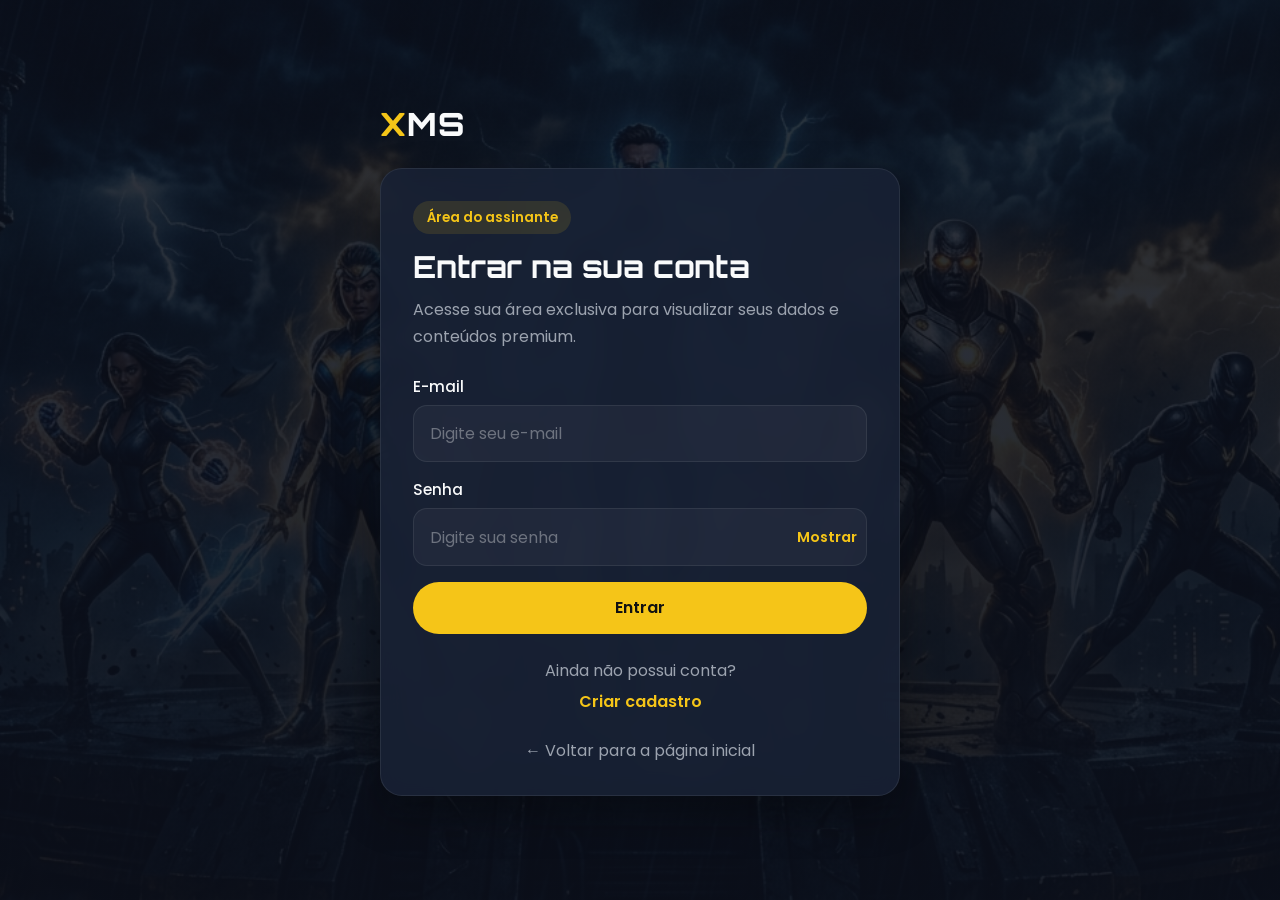
<file: school-of-power.html>
<!DOCTYPE html>
<html lang="pt-BR">
<head>
  <meta charset="UTF-8" />
  <meta name="viewport" content="width=device-width, initial-scale=1.0" />
  <title>Escola de Poder | XMS</title>

  <link rel="preconnect" href="https://fonts.googleapis.com" />
  <link rel="preconnect" href="https://fonts.gstatic.com" crossorigin />
  <link href="https://fonts.googleapis.com/css2?family=Orbitron:wght@500;700;800&family=Poppins:wght@300;400;500;600;700&display=swap" rel="stylesheet" />

  <link rel="stylesheet" href="css/global.css" />
  <link rel="stylesheet" href="css/details.css" />
  <link rel="stylesheet" href="css/media-assets.css" />
</head>
<body data-access="basic">
  <header class="header">
    <div class="container header-content">
      <a href="index.html" class="logo">
        <span class="logo-x">X</span>MS
      </a>

      <nav class="nav">
        <ul class="nav-list">
          <li><a href="index.html">Início</a></li>
          <li><a href="#details">Detalhes</a></li>
          <li><a href="#trailer">Trailer</a></li>
          <li><a href="#related">Relacionados</a></li>
        </ul>
      </nav>

      <div class="header-actions">
        <a href="index.html" class="btn btn-outline">Voltar</a>
        <a href="register.html" class="btn btn-primary">Assinar</a>
      </div>
    </div>
  </header>

  <main>
    <section class="hero-details bg-poster-3">
      <div class="container hero-details-content">
        <span class="hero-badge">Conteúdo Gratuito</span>

        <h1 class="hero-title">Escola de Poder</h1>

        <div class="hero-meta">
          <span class="meta-pill">2026</span>
          <span class="meta-pill">1 Temporada</span>
          <span class="meta-pill">8 Episódios</span>
          <span class="meta-pill">14 anos</span>
          <span class="meta-pill">Drama / Ficção Científica</span>
          <span class="meta-pill">⭐ 4.6 / 5</span>
        </div>

        <p class="hero-description">
          Em uma academia secreta para jovens mutantes, dons extraordinários e conflitos pessoais se misturam em uma jornada de treinamento, amizade e descoberta.
        </p>

        <div class="hero-actions">
          <a href="#trailer" class="btn btn-primary">Assistir Trailer</a>
          <a href="#details" class="btn btn-secondary">Ver Detalhes</a>
        </div>
      </div>
    </section>

    <section class="details-section" id="details">
      <div class="container details-grid">
        <div class="content-stack">
          <article class="details-card">
            <h2 class="section-title">Sinopse</h2>
            <p class="synopsis-text">
              A Academia Helix recebe adolescentes de diferentes partes do mundo, todos marcados por habilidades mutantes que ainda não conseguem controlar. Em um ambiente repleto de segredos, rivalidades e desafios, cada aluno precisa aprender a lidar com o próprio poder.
            </p>
            <br />
            <p class="synopsis-text">
              Enquanto treinam para se proteger de ameaças externas, os estudantes descobrem que o maior perigo pode estar escondido dentro dos próprios muros da escola. Cada episódio aprofunda a origem, os medos e as escolhas de uma nova geração mutante.
            </p>
          </article>

          <article class="details-card">
            <h2 class="section-title">Elenco Principal</h2>
            <ul class="cast-list">
              <li><strong>Leo Carter</strong> como Ethan Ward</li>
              <li><strong>Maya Rivers</strong> como Luna Frost</li>
              <li><strong>Clara Bloom</strong> como Iris Vale</li>
              <li><strong>Noah Drake</strong> como Axel Stone</li>
              <li><strong>Victor Lane</strong> como Diretor Orion</li>
            </ul>
          </article>

          <article class="details-card" id="trailer">
            <h2 class="section-title">Trailer</h2>
            <video class="video-player" controls poster="assets/images/card-3.jpg">
              <source src="assets/videos/school-of-power.mp4" type="video/mp4" />
              Seu navegador não suporta a reprodução de vídeo.
            </video>
          </article>
        </div>

        <aside class="content-stack">
          <article class="sidebar-card">
            <h2 class="section-title">Informações</h2>
            <ul class="info-list">
              <li><strong>Título:</strong> Escola de Poder</li>
              <li><strong>Tipo:</strong> Série</li>
              <li><strong>Temporadas:</strong> 1</li>
              <li><strong>Episódios:</strong> 8</li>
              <li><strong>Classificação:</strong> 14 anos</li>
              <li><strong>Categoria:</strong> Drama, Ficção Científica</li>
              <li><strong>Idioma:</strong> Português / Inglês</li>
              <li><strong>Status:</strong> Disponível</li>
              <li><strong>Criador:</strong> Evan Cross</li>
              <li><strong>Produção:</strong> XMS Studios</li>
            </ul>
          </article>

          <article class="sidebar-card">
            <h2 class="section-title">Avaliação</h2>
            <ul class="info-list">
              <li><strong>Público:</strong> 4.6 / 5</li>
              <li><strong>Crítica:</strong> 88%</li>
              <li><strong>Popularidade:</strong> Alta</li>
              <li><strong>Destaque:</strong> Formação de jovens mutantes</li>
            </ul>
          </article>

          <article class="sidebar-card">
            <h2 class="section-title">Disponibilidade</h2>
            <ul class="info-list">
              <li><strong>Plano Free:</strong> Disponível</li>
              <li><strong>Plano Basic:</strong> Disponível</li>
              <li><strong>Plano Premium:</strong> Disponível</li>
            </ul>
          </article>
        </aside>
      </div>
    </section>

    <section class="related-section" id="related">
      <div class="container">
        <div class="section-header">
          <h2>Títulos Relacionados</h2>
          <p>Explore outros conteúdos disponíveis no universo mutante da XMS.</p>
        </div>

        <div class="related-grid">
          <a href="first-mutation.html" class="related-card">
            <div class="related-image bg-poster-1"></div>
            <div class="related-body">
              <h3>X-Men: Primeira Mutação</h3>
              <p>Ação • Ficção Científica</p>
            </div>
          </a>

          <a href="mutant-origins.html" class="related-card">
            <div class="related-image bg-poster-4"></div>
            <div class="related-body">
              <h3>Origens Mutantes</h3>
              <p>Documentário • Ficção</p>
            </div>
          </a>

          <a href="phoenix-protocol.html" class="related-card">
            <div class="related-image bg-poster-7"></div>
            <div class="related-body">
              <h3>Protocolo Fênix</h3>
              <p>Exclusivo • Premium</p>
            </div>
          </a>
        </div>
      </div>
    </section>
  </main>
  <script src="js/data.js"></script>
<script src="js/details-access.js"></script>
</body>
</html>
</file>
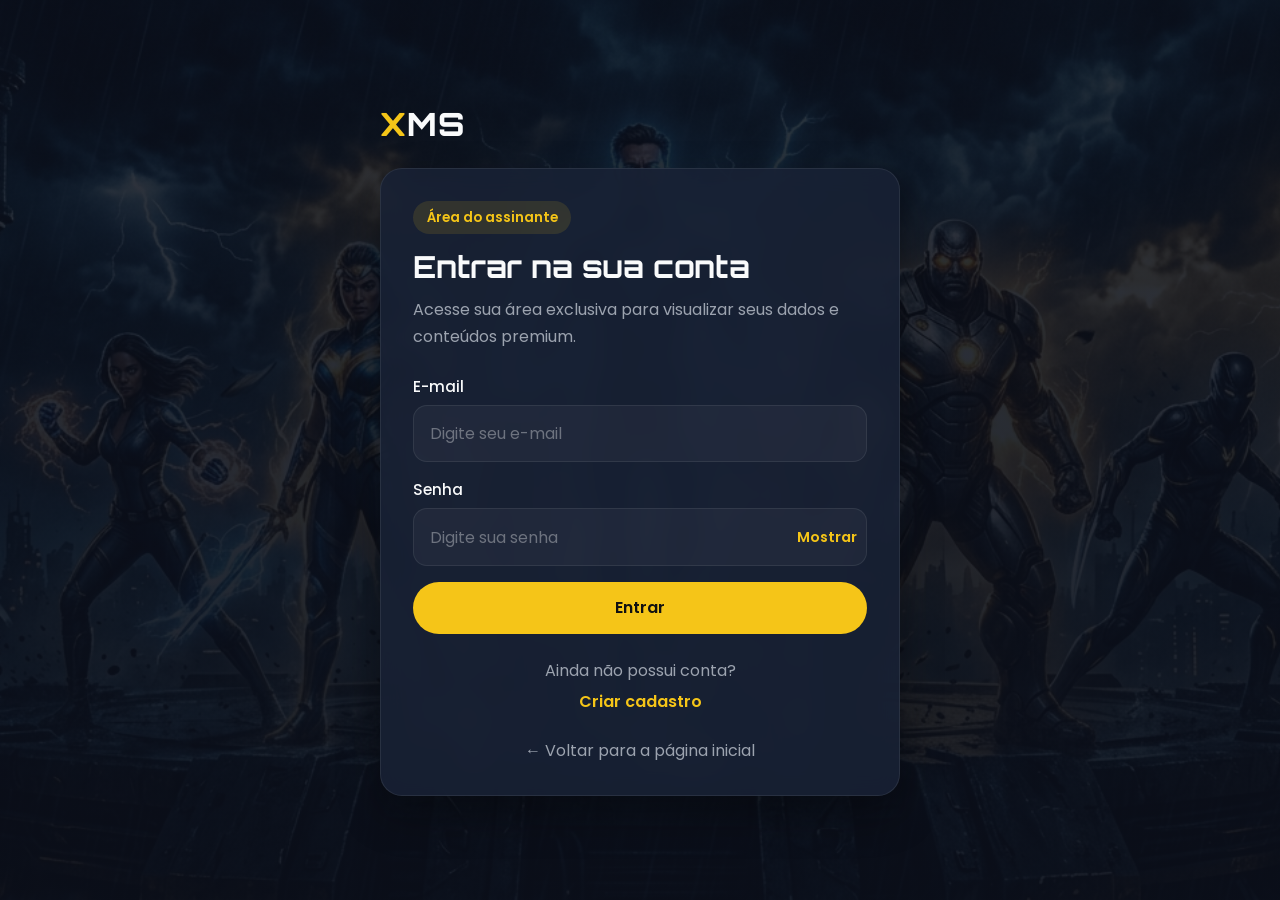
<file: storm-rising-thunder.html>
<!DOCTYPE html>
<html lang="pt-BR">
<head>
  <meta charset="UTF-8" />
  <meta name="viewport" content="width=device-width, initial-scale=1.0" />
  <title>Tempestade: Trovão Ascendente | XMS</title>

  <link rel="preconnect" href="https://fonts.googleapis.com" />
  <link rel="preconnect" href="https://fonts.gstatic.com" crossorigin />
  <link href="https://fonts.googleapis.com/css2?family=Orbitron:wght@500;700;800&family=Poppins:wght@300;400;500;600;700&display=swap" rel="stylesheet" />

  <link rel="stylesheet" href="css/global.css" />
  <link rel="stylesheet" href="css/details.css" />
  <link rel="stylesheet" href="css/media-assets.css" />
</head>
<body data-access="basic">
  <header class="header">
    <div class="container header-content">
      <a href="index.html" class="logo">
        <span class="logo-x">X</span>MS
      </a>

      <nav class="nav">
        <ul class="nav-list">
          <li><a href="index.html">Início</a></li>
          <li><a href="#details">Detalhes</a></li>
          <li><a href="#trailer">Trailer</a></li>
          <li><a href="#related">Relacionados</a></li>
        </ul>
      </nav>

      <div class="header-actions">
        <a href="index.html" class="btn btn-outline">Voltar</a>
        <a href="register.html" class="btn btn-primary">Assinar</a>
      </div>
    </div>
  </header>

  <main>
    <section class="hero-details bg-poster-2">
      <div class="container hero-details-content">
        <span class="hero-badge">Conteúdo Gratuito</span>

        <h1 class="hero-title">Tempestade: Trovão Ascendente</h1>

        <div class="hero-meta">
          <span class="meta-pill">2026</span>
          <span class="meta-pill">1h 52min</span>
          <span class="meta-pill">12 anos</span>
          <span class="meta-pill">Aventura / Fantasia</span>
          <span class="meta-pill">⭐ 4.7 / 5</span>
        </div>

        <p class="hero-description">
          Uma poderosa mutante com domínio sobre os céus precisa enfrentar uma força antiga que ameaça destruir o equilíbrio entre natureza, energia e humanidade.
        </p>

        <div class="hero-actions">
          <a href="#trailer" class="btn btn-primary">Assistir Trailer</a>
          <a href="#details" class="btn btn-secondary">Ver Detalhes</a>
        </div>
      </div>
    </section>

    <section class="details-section" id="details">
      <div class="container details-grid">
        <div class="content-stack">
          <article class="details-card">
            <h2 class="section-title">Sinopse</h2>
            <p class="synopsis-text">
              Após anos vivendo entre missões secretas e conflitos internos, Aurora Storm é convocada para enfrentar uma ameaça que vem crescendo nos céus. Um antigo artefato mutante desperta fenômenos climáticos extremos e desequilibra o planeta.
            </p>
            <br />
            <p class="synopsis-text">
              Para impedir o colapso ambiental, ela precisará dominar uma força ainda maior do que seus próprios poderes. Entre trovões, perdas e escolhas difíceis, nasce a lenda de uma das mutantes mais poderosas já vistas.
            </p>
          </article>

          <article class="details-card">
            <h2 class="section-title">Elenco Principal</h2>
            <ul class="cast-list">
              <li><strong>Naomi Carter</strong> como Aurora Storm</li>
              <li><strong>Jason Miles</strong> como Elias Drake</li>
              <li><strong>Raven Scott</strong> como Lyria</li>
              <li><strong>Daniel Voss</strong> como Comandante Hale</li>
              <li><strong>Mia Laurent</strong> como Selene Frost</li>
            </ul>
          </article>

          <article class="details-card" id="trailer">
            <h2 class="section-title">Trailer</h2>
            <video class="video-player" controls poster="assets/images/card-2.jpg">
              <source src="assets/videos/storm-rising-thunder.mp4" type="video/mp4" />
              Seu navegador não suporta a reprodução de vídeo.
            </video>
          </article>
        </div>

        <aside class="content-stack">
          <article class="sidebar-card">
            <h2 class="section-title">Informações</h2>
            <ul class="info-list">
              <li><strong>Título:</strong> Tempestade: Trovão Ascendente</li>
              <li><strong>Tipo:</strong> Filme</li>
              <li><strong>Ano:</strong> 2026</li>
              <li><strong>Duração:</strong> 1h 52min</li>
              <li><strong>Classificação:</strong> 12 anos</li>
              <li><strong>Categoria:</strong> Aventura, Fantasia</li>
              <li><strong>Idioma:</strong> Português / Inglês</li>
              <li><strong>Status:</strong> Disponível</li>
              <li><strong>Direção:</strong> Helena Ward</li>
              <li><strong>Produção:</strong> XMS Studios</li>
            </ul>
          </article>

          <article class="sidebar-card">
            <h2 class="section-title">Avaliação</h2>
            <ul class="info-list">
              <li><strong>Público:</strong> 4.7 / 5</li>
              <li><strong>Crítica:</strong> 90%</li>
              <li><strong>Popularidade:</strong> Alta</li>
              <li><strong>Destaque:</strong> Poderes climáticos</li>
            </ul>
          </article>

          <article class="sidebar-card">
            <h2 class="section-title">Disponibilidade</h2>
            <ul class="info-list">
              <li><strong>Plano Free:</strong> Disponível</li>
              <li><strong>Plano Basic:</strong> Disponível</li>
              <li><strong>Plano Premium:</strong> Disponível</li>
            </ul>
          </article>
        </aside>
      </div>
    </section>

    <section class="related-section" id="related">
      <div class="container">
        <div class="section-header">
          <h2>Títulos Relacionados</h2>
          <p>Explore outros conteúdos disponíveis no universo mutante da XMS.</p>
        </div>

        <div class="related-grid">
          <a href="first-mutation.html" class="related-card">
            <div class="related-image bg-poster-1"></div>
            <div class="related-body">
              <h3>X-Men: Primeira Mutação</h3>
              <p>Ação • Ficção Científica</p>
            </div>
          </a>

          <a href="school-of-power.html" class="related-card">
            <div class="related-image bg-poster-3"></div>
            <div class="related-body">
              <h3>Escola de Poder</h3>
              <p>Série • Drama</p>
            </div>
          </a>

          <a href="mutant-origins.html" class="related-card">
            <div class="related-image bg-poster-4"></div>
            <div class="related-body">
              <h3>Origens Mutantes</h3>
              <p>Documentário • Ficção</p>
            </div>
          </a>
        </div>
      </div>
    </section>
  </main>
  <script src="js/data.js"></script>
<script src="js/details-access.js"></script>
</body>
</html>
</file>
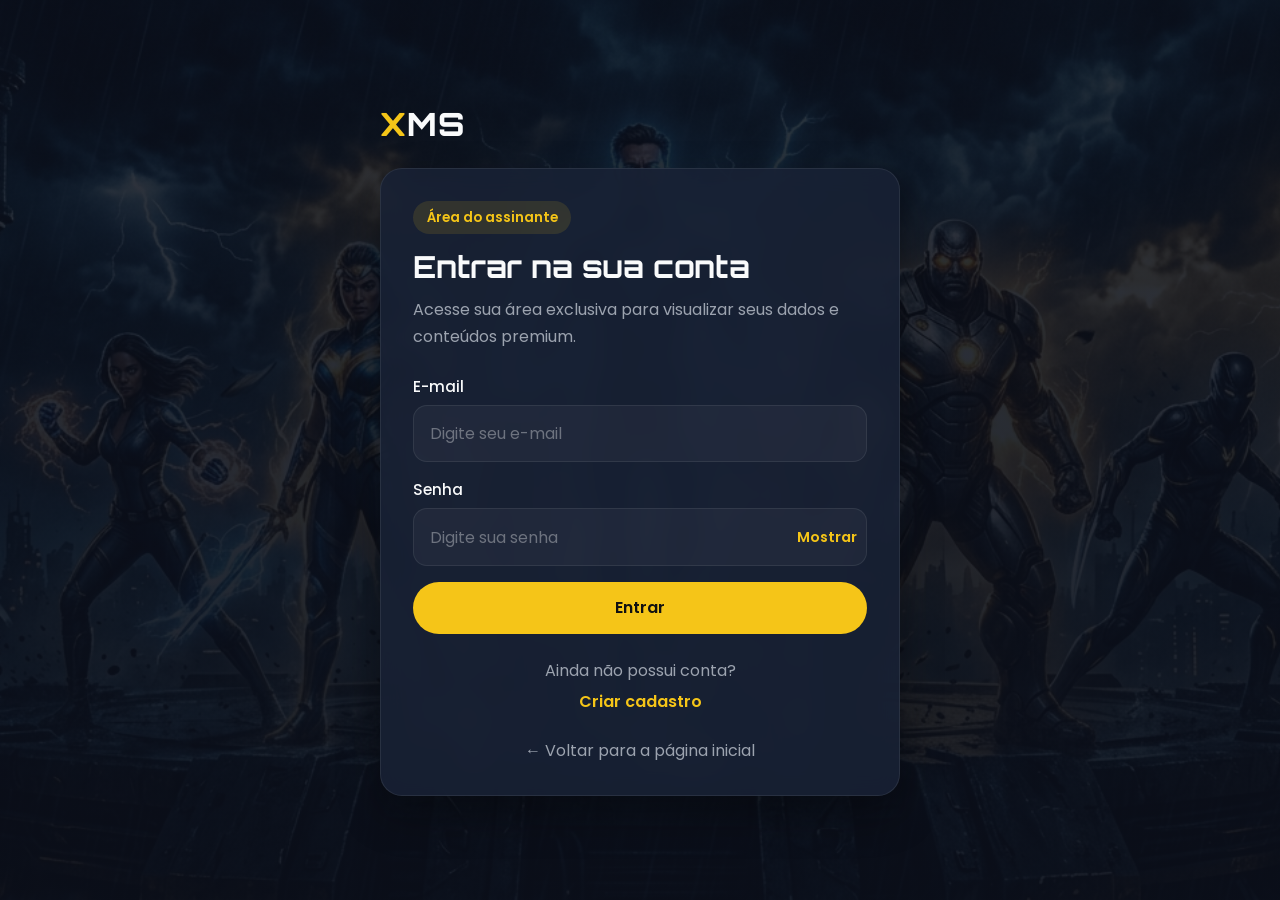
<file: subscriber.html>
<!DOCTYPE html>
<html lang="pt-BR">
<head>
  <meta charset="UTF-8" />
  <meta name="viewport" content="width=device-width, initial-scale=1.0" />
  <title>Área do Assinante | XMS</title>

  <link rel="preconnect" href="https://fonts.googleapis.com" />
  <link rel="preconnect" href="https://fonts.gstatic.com" crossorigin />
  <link href="https://fonts.googleapis.com/css2?family=Orbitron:wght@500;700;800&family=Poppins:wght@300;400;500;600;700&display=swap" rel="stylesheet" />

  <link rel="stylesheet" href="css/global.css" />
  <link rel="stylesheet" href="css/subscriber.css" />
  <link rel="stylesheet" href="css/media-assets.css" />
</head>
<body>
  <header class="header">
    <div class="container header-content">
      <a href="subscriber.html" class="logo">
        <span class="logo-x">X</span>MS
      </a>

      <nav class="nav">
        <ul class="nav-list">
          <li><a href="#welcome">Início</a></li>
          <li><a href="#exclusive-content">Exclusivos</a></li>
          <li><a href="#profile">Meu Perfil</a></li>
        </ul>
      </nav>

      <div class="header-actions">
        <span class="user-chip" id="headerUserName">Assinante</span>
        <button type="button" class="btn btn-outline" id="logoutButton">Sair</button>
      </div>
    </div>
  </header>

  <main>
  <section class="welcome-section bg-subscriber-hero" id="welcome">
    <div class="container welcome-content">
      <span class="welcome-tag">Área exclusiva do assinante</span>
      <h1 class="welcome-title">Bem-vindo à experiência premium da XMS</h1>
      <p class="welcome-description" id="welcomeText">
        Seu acesso foi confirmado. Explore agora os conteúdos disponíveis no seu plano.
      </p>
    </div>
  </section>

  <section class="exclusive-section" id="basic-content">
    <div class="container">
      <div class="section-header">
        <h2>Conteúdos do seu catálogo</h2>
        <p>Títulos disponíveis para todos os assinantes.</p>
      </div>

      <div class="exclusive-grid">
        <a href="first-mutation.html" class="content-card">
          <div class="card-image bg-poster-1">
            <span class="badge badge-free">BASIC</span>
          </div>
          <div class="card-body">
            <h3>X-Men: Primeira Mutação</h3>
            <p>Ação • Ficção Científica</p>
          </div>
        </a>

        <a href="storm-rising-thunder.html" class="content-card">
          <div class="card-image bg-poster-2">
            <span class="badge badge-free">BASIC</span>
          </div>
          <div class="card-body">
            <h3>Tempestade: Trovão Ascendente</h3>
            <p>Aventura • Fantasia</p>
          </div>
        </a>

        <a href="school-of-power.html" class="content-card">
          <div class="card-image bg-poster-3">
            <span class="badge badge-free">BASIC</span>
          </div>
          <div class="card-body">
            <h3>Escola de Poder</h3>
            <p>Série • Drama</p>
          </div>
        </a>

        <a href="mutant-origins.html" class="content-card">
          <div class="card-image bg-poster-4">
            <span class="badge badge-free">BASIC</span>
          </div>
          <div class="card-body">
            <h3>Origens Mutantes</h3>
            <p>Documentário • Ficção</p>
          </div>
        </a>
      </div>
    </div>
  </section>

  <section class="exclusive-section" id="premium-content-section">
    <div class="container">
      <div class="section-header">
        <h2>Conteúdos Exclusivos Premium</h2>
        <p id="premiumSectionText">Títulos liberados para assinantes Premium.</p>
      </div>

      <div class="exclusive-grid" id="premiumGrid">
        <a href="wolverine-classified.html" class="content-card">
          <div class="card-image bg-poster-5">
            <span class="badge badge-premium">PREMIUM</span>
          </div>
          <div class="card-body">
            <h3>Wolverine: Classificado</h3>
            <p>Acesso premium</p>
          </div>
        </a>

        <a href="magneto-rebellion.html" class="content-card">
          <div class="card-image bg-poster-6">
            <span class="badge badge-premium">PREMIUM</span>
          </div>
          <div class="card-body">
            <h3>Magneto: Rebelião</h3>
            <p>Acesso premium</p>
          </div>
        </a>

        <a href="phoenix-protocol.html" class="content-card">
          <div class="card-image bg-poster-7">
            <span class="badge badge-premium">PREMIUM</span>
          </div>
          <div class="card-body">
            <h3>Protocolo Fênix</h3>
            <p>Acesso premium</p>
          </div>
        </a>

        <a href="cerebro-secret-files.html" class="content-card">
          <div class="card-image bg-poster-8">
            <span class="badge badge-premium">PREMIUM</span>
          </div>
          <div class="card-body">
            <h3>Cérebro: Arquivos Secretos</h3>
            <p>Acesso premium</p>
          </div>
        </a>
      </div>
    </div>
  </section>

  <section class="profile-section" id="profile">
    <div class="container">
      <div class="section-header">
        <h2>Meus Dados</h2>
        <p>Informações do usuário autenticado.</p>
      </div>

      <div class="profile-card">
        <div class="profile-row">
          <span class="profile-label">Nome</span>
          <span class="profile-value" id="profileName">-</span>
        </div>

        <div class="profile-row">
          <span class="profile-label">E-mail</span>
          <span class="profile-value" id="profileEmail">-</span>
        </div>

        <div class="profile-row">
          <span class="profile-label">Plano</span>
          <span class="profile-value" id="profilePlan">-</span>
        </div>

        <div class="profile-row">
          <span class="profile-label">Status</span>
          <span class="profile-value status-active">Ativo</span>
        </div>
      </div>

      <div class="profile-actions">
        <a href="index.html" class="btn btn-secondary">Voltar para Home</a>
        <button type="button" class="btn btn-outline" id="logoutButtonSecondary">
          Encerrar Sessão
        </button>
      </div>
    </div>
  </section>
</main>

  <script src="js/data.js"></script>
  <script src="js/session.js"></script>
</body>
</html>
</file>
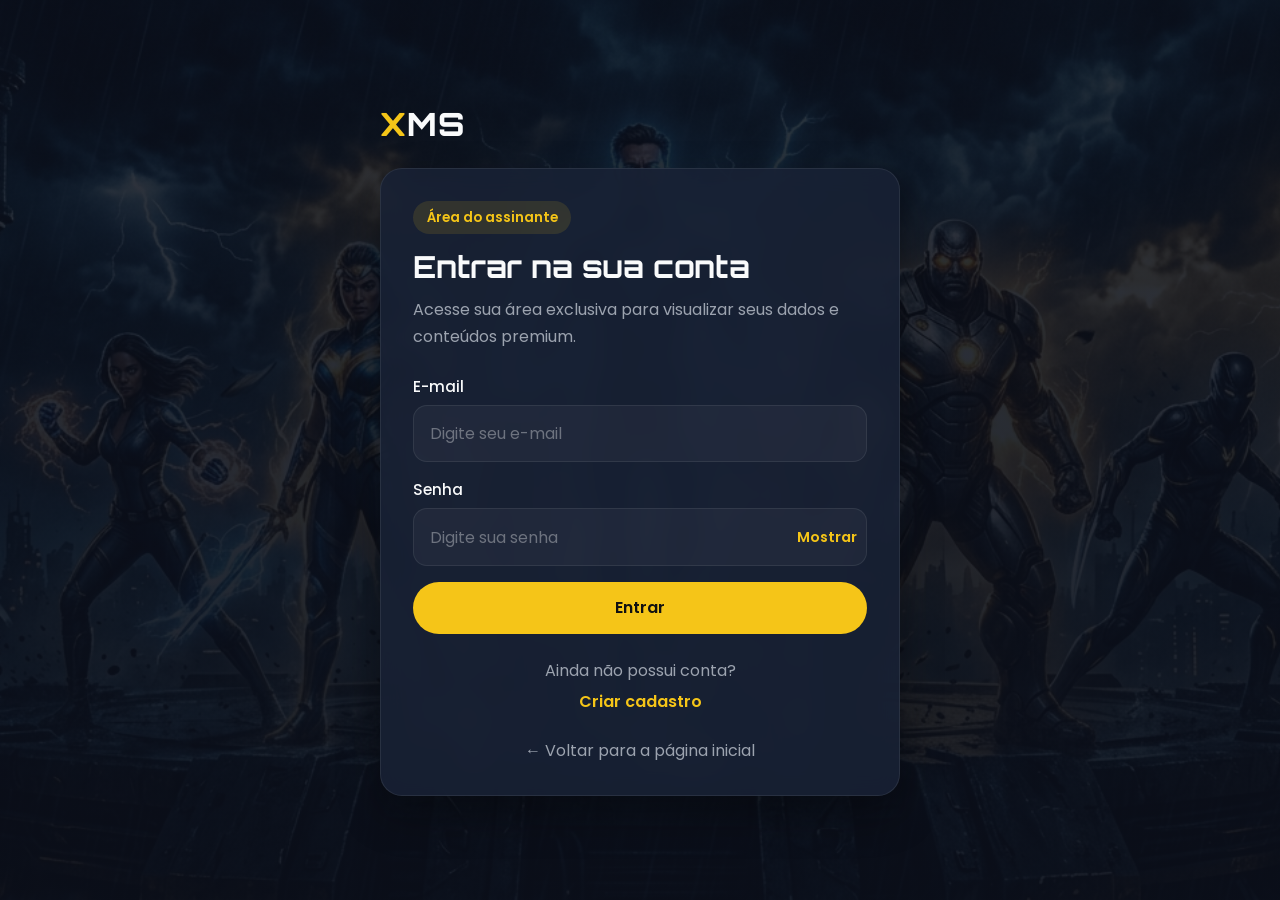
<file: wolverine-classified.html>
<!DOCTYPE html>
<html lang="pt-BR">
<head>
  <meta charset="UTF-8" />
  <meta name="viewport" content="width=device-width, initial-scale=1.0" />
  <title>Wolverine: Classificado | XMS</title>

  <link rel="preconnect" href="https://fonts.googleapis.com" />
  <link rel="preconnect" href="https://fonts.gstatic.com" crossorigin />
  <link href="https://fonts.googleapis.com/css2?family=Orbitron:wght@500;700;800&family=Poppins:wght@300;400;500;600;700&display=swap" rel="stylesheet" />

  <link rel="stylesheet" href="css/global.css" />
  <link rel="stylesheet" href="css/details.css" />
  <link rel="stylesheet" href="css/media-assets.css" />
</head>
<body data-access="premium">
  <header class="header">
    <div class="container header-content">
      <a href="index.html" class="logo">
        <span class="logo-x">X</span>MS
      </a>

      <nav class="nav">
        <ul class="nav-list">
          <li><a href="index.html">Início</a></li>
          <li><a href="#details">Detalhes</a></li>
          <li><a href="#trailer">Trailer</a></li>
          <li><a href="#related">Relacionados</a></li>
        </ul>
      </nav>

      <div class="header-actions">
        <a href="index.html" class="btn btn-outline">Voltar</a>
        <a href="subscriber.html" class="btn btn-primary">Área do Assinante</a>
      </div>
    </div>
  </header>

  <main>
    <section class="hero-details bg-poster-5">
      <div class="container hero-details-content">
        <span class="hero-badge hero-badge--premium">Conteúdo Exclusivo</span>

        <h1 class="hero-title">Wolverine: Classificado</h1>

        <div class="hero-meta">
          <span class="meta-pill">2026</span>
          <span class="meta-pill">2h 01min</span>
          <span class="meta-pill">16 anos</span>
          <span class="meta-pill">Ação / Suspense</span>
          <span class="meta-pill">⭐ 4.9 / 5</span>
        </div>

        <p class="hero-description">
          Um guerreiro solitário com passado fragmentado é forçado a retornar ao campo de batalha quando um programa secreto ameaça usar seu DNA para criar soldados mutantes incontroláveis.
        </p>

        <div class="hero-actions">
          <a href="#trailer" class="btn btn-primary">Assistir Trailer</a>
          <a href="#details" class="btn btn-secondary">Ver Detalhes</a>
        </div>
      </div>
    </section>

    <section class="details-section" id="details">
      <div class="container details-grid">
        <div class="content-stack">
          <article class="details-card">
            <h2 class="section-title">Sinopse</h2>
            <p class="synopsis-text">
              Após anos vivendo longe dos conflitos mutantes, Logan é localizado por uma rede clandestina interessada em usar seu fator de cura e sua estrutura biológica como base para um experimento militar extremo. Quando descobre que jovens estão sendo capturados para o projeto, ele decide voltar a lutar.
            </p>
            <br />
            <p class="synopsis-text">
              Perseguido por agentes, caçadores biotecnológicos e fantasmas do próprio passado, o anti-herói embarca em uma missão brutal para destruir arquivos secretos, libertar sobreviventes e impedir que um exército seja criado a partir de sua própria dor.
            </p>
          </article>

          <article class="details-card">
            <h2 class="section-title">Elenco Principal</h2>
            <ul class="cast-list">
              <li><strong>Ryan Cole</strong> como Logan Ward</li>
              <li><strong>Eva Night</strong> como Dr. Selena Voss</li>
              <li><strong>Marcus Hale</strong> como General Kreed</li>
              <li><strong>Jason Black</strong> como Victor Kane</li>
              <li><strong>Naomi Cross</strong> como Lira Dawn</li>
            </ul>
          </article>

          <article class="details-card" id="trailer">
            <h2 class="section-title">Trailer</h2>
            <video class="video-player" controls poster="assets/images/card-5.jpg">
              <source src="assets/videos/wolverine-classified.mp4" type="video/mp4" />
              Seu navegador não suporta a reprodução de vídeo.
            </video>
          </article>
        </div>

        <aside class="content-stack">
          <article class="sidebar-card">
            <h2 class="section-title">Informações</h2>
            <ul class="info-list">
              <li><strong>Título:</strong> Wolverine: Classificado</li>
              <li><strong>Tipo:</strong> Filme</li>
              <li><strong>Ano:</strong> 2026</li>
              <li><strong>Duração:</strong> 2h 01min</li>
              <li><strong>Classificação:</strong> 16 anos</li>
              <li><strong>Categoria:</strong> Ação, Suspense</li>
              <li><strong>Idioma:</strong> Português / Inglês</li>
              <li><strong>Status:</strong> Exclusivo</li>
              <li><strong>Direção:</strong> Nathan Cross</li>
              <li><strong>Produção:</strong> XMS Studios</li>
            </ul>
          </article>

          <article class="sidebar-card">
            <h2 class="section-title">Avaliação</h2>
            <ul class="info-list">
              <li><strong>Público:</strong> 4.9 / 5</li>
              <li><strong>Crítica:</strong> 95%</li>
              <li><strong>Popularidade:</strong> Muito Alta</li>
              <li><strong>Destaque:</strong> Thriller mutante adulto</li>
            </ul>
          </article>

          <article class="sidebar-card">
            <h2 class="section-title">Disponibilidade</h2>
            <ul class="info-list">
              <li><strong>Plano Free:</strong> Indisponível</li>
              <li><strong>Plano Basic:</strong> Indisponível</li>
              <li><strong>Plano Premium:</strong> Disponível</li>
            </ul>
          </article>
        </aside>
      </div>
    </section>

    <section class="related-section" id="related">
      <div class="container">
        <div class="section-header">
          <h2>Títulos Relacionados</h2>
          <p>Explore outros conteúdos do catálogo mutante da XMS.</p>
        </div>

        <div class="related-grid">
          <a href="first-mutation.html" class="related-card">
            <div class="related-image bg-poster-1"></div>
            <div class="related-body">
              <h3>X-Men: Primeira Mutação</h3>
              <p>Ação • Ficção Científica</p>
            </div>
          </a>

          <a href="magneto-rebellion.html" class="related-card">
            <div class="related-image bg-poster-6"></div>
            <div class="related-body">
              <h3>Magneto: Rebelião</h3>
              <p>Exclusivo • Premium</p>
            </div>
          </a>

          <a href="storm-rising-thunder.html" class="related-card">
            <div class="related-image bg-poster-2"></div>
            <div class="related-body">
              <h3>Tempestade: Trovão Ascendente</h3>
              <p>Aventura • Fantasia</p>
            </div>
          </a>
        </div>
      </div>
    </section>
  </main>

  <script src="js/data.js"></script>
  <script src="js/details-access.js"></script>
</body>
</html>
</file>
<file: css/global.css>
:root {
  --color-bg: #0b0f1a;
  --color-bg-secondary: #121a2b;
  --color-surface: #182235;
  --color-primary: #f5c518;
  --color-primary-dark: #d4a90f;
  --color-secondary: #2563eb;
  --color-text: #f9fafb;
  --color-text-muted: #9ca3af;
  --color-border: rgba(255, 255, 255, 0.08);
  --color-success: #22c55e;
  --color-error: #ef4444;
  --shadow-soft: 0 10px 30px rgba(0, 0, 0, 0.35);
  --radius-lg: 18px;
  --radius-md: 12px;
  --max-width: 1200px;
}

* {
  margin: 0;
  padding: 0;
  box-sizing: border-box;
}

html {
  scroll-behavior: smooth;
}

body {
  font-family: "Poppins", sans-serif;
  background: linear-gradient(180deg, #0b0f1a 0%, #111827 100%);
  color: var(--color-text);
}

img,
video {
  display: block;
  max-width: 100%;
}

a {
  text-decoration: none;
  color: inherit;
}

ul {
  list-style: none;
}

button,
input,
select,
textarea {
  font: inherit;
}

.container {
  width: min(100% - 2rem, var(--max-width));
  margin: 0 auto;
}

/* Header */
.header {
  position: sticky;
  top: 0;
  z-index: 100;
  backdrop-filter: blur(10px);
  background: rgba(11, 15, 26, 0.85);
  border-bottom: 1px solid var(--color-border);
}

.header-content {
  min-height: 80px;
  display: flex;
  align-items: center;
  justify-content: space-between;
  gap: 1.5rem;
}

.logo {
  font-family: "Orbitron", sans-serif;
  font-size: 1.8rem;
  font-weight: 800;
  letter-spacing: 1px;
}

.logo-x {
  color: var(--color-primary);
}

.nav-list {
  display: flex;
  gap: 1.5rem;
}

.nav-list a {
  color: var(--color-text-muted);
  font-weight: 500;
  transition: 0.3s ease;
}

.nav-list a:hover {
  color: var(--color-text);
}

.header-actions {
  display: flex;
  align-items: center;
  gap: 0.75rem;
}

/* Buttons */
.btn {
  display: inline-flex;
  align-items: center;
  justify-content: center;
  padding: 0.85rem 1.3rem;
  border-radius: 999px;
  font-weight: 600;
  transition: 0.3s ease;
  cursor: pointer;
  border: none;
}

.btn-primary {
  background: var(--color-primary);
  color: #111;
}

.btn-primary:hover {
  background: var(--color-primary-dark);
  transform: translateY(-2px);
}

.btn-secondary {
  background: var(--color-secondary);
  color: #fff;
}

.btn-secondary:hover {
  transform: translateY(-2px);
}

.btn-outline {
  background: transparent;
  color: var(--color-text);
  border: 1px solid var(--color-border);
}

.btn-outline:hover {
  background: rgba(255, 255, 255, 0.06);
}

.btn-outline-danger {
  background: transparent;
  color: #fca5a5;
  border: 1px solid rgba(239, 68, 68, 0.3);
}

.btn-outline-danger:hover {
  background: rgba(239, 68, 68, 0.08);
}

/* Section headers */
.section-header {
  margin-bottom: 2rem;
}

.section-header h2,
.section-title {
  font-family: "Orbitron", sans-serif;
  font-size: 2rem;
  margin-bottom: 0.5rem;
}

.section-header p {
  color: var(--color-text-muted);
}

/* Generic cards */
.content-card {
  display: block;
  background: rgba(255, 255, 255, 0.03);
  border: 1px solid var(--color-border);
  border-radius: var(--radius-lg);
  overflow: hidden;
  box-shadow: var(--shadow-soft);
  transition: 0.3s ease;
}

.content-card:hover {
  transform: translateY(-8px);
}

.card-image {
  position: relative;
  height: 260px;
  background-size: cover;
  background-repeat: no-repeat;
  background-position: center 15%;
}

.card-body {
  padding: 1rem;
}

.card-body h3 {
  margin-bottom: 0.4rem;
  font-size: 1.05rem;
}

.card-body p {
  color: var(--color-text-muted);
  font-size: 0.95rem;
}

.badge {
  position: absolute;
  top: 12px;
  left: 12px;
  padding: 0.35rem 0.75rem;
  border-radius: 999px;
  font-size: 0.75rem;
  font-weight: 700;
}

.badge-free {
  background: var(--color-secondary);
  color: #fff;
}

.badge-premium {
  background: var(--color-primary);
  color: #111;
}

/* Footer */
.footer {
  padding: 2rem 0;
  border-top: 1px solid var(--color-border);
  background: rgba(0, 0, 0, 0.2);
}

.footer-content {
  text-align: center;
  color: var(--color-text-muted);
}

.footer-content p:first-child {
  color: var(--color-text);
  margin-bottom: 0.5rem;
}

/* Utility */
.text-muted {
  color: var(--color-text-muted);
}

/* Responsive */
@media (min-width: 1200px) {
  .card-image {
    background-position: center 12%;
  }
}

@media (max-width: 992px) {
  .header-content {
    flex-wrap: wrap;
    padding: 1rem 0;
  }

  .nav {
    width: 100%;
  }

  .nav-list {
    justify-content: center;
    flex-wrap: wrap;
  }

  .header-actions {
    width: 100%;
    justify-content: center;
  }
}

@media (max-width: 640px) {
  .btn {
    width: 100%;
  }
}
</file>
<file: css/home.css>
.hero {
  position: relative;
  min-height: 88vh;
  display: flex;
  align-items: center;
  background-size: cover;
  background-repeat: no-repeat;
}

.hero::after {
  content: "";
  position: absolute;
  inset: 0;
  background: linear-gradient(to top, rgba(11, 15, 26, 0.7), rgba(11, 15, 26, 0.15));
}

.hero-content {
  position: relative;
  z-index: 1;
  max-width: 650px;
}

.hero-badge {
  display: inline-block;
  margin-bottom: 1rem;
  padding: 0.45rem 0.9rem;
  border-radius: 999px;
  background: rgba(37, 99, 235, 0.18);
  color: #8ab4ff;
  font-size: 0.9rem;
  font-weight: 600;
}

.hero-title {
  font-family: "Orbitron", sans-serif;
  font-size: clamp(2.4rem, 5vw, 4.6rem);
  line-height: 1.05;
  margin-bottom: 1rem;
}

.hero-title span {
  color: var(--color-primary);
}

.hero-description {
  font-size: 1.05rem;
  line-height: 1.8;
  color: var(--color-text-muted);
  margin-bottom: 2rem;
}

.hero-actions {
  display: flex;
  flex-wrap: wrap;
  gap: 1rem;
}

/* Sections */
.featured-section,
.plans-section,
.cta-section {
  padding: 5rem 0;
}

.featured-section {
  padding-top: 4rem;
}

.card-grid {
  display: grid;
  grid-template-columns: repeat(4, 1fr);
  gap: 1.5rem;
}

/* Plans */
.plans-grid {
  display: grid;
  grid-template-columns: repeat(2, 1fr);
  gap: 1.5rem;
}

.plan-card {
  background: rgba(255, 255, 255, 0.03);
  border: 1px solid var(--color-border);
  border-radius: var(--radius-lg);
  padding: 2rem;
  box-shadow: var(--shadow-soft);
  transition: 0.3s ease;
}

.plan-card:hover {
  transform: translateY(-6px);
}

.plan-card.highlight {
  border-color: rgba(245, 197, 24, 0.4);
  box-shadow: 0 0 0 1px rgba(245, 197, 24, 0.15), var(--shadow-soft);
}

.plan-tag {
  display: inline-block;
  margin-bottom: 1rem;
  padding: 0.4rem 0.8rem;
  border-radius: 999px;
  background: rgba(245, 197, 24, 0.15);
  color: var(--color-primary);
  font-size: 0.8rem;
  font-weight: 700;
}

.plan-title {
  font-family: "Orbitron", sans-serif;
  font-size: 1.5rem;
  margin-bottom: 0.6rem;
}

.plan-price {
  font-size: 2rem;
  font-weight: 700;
  margin-bottom: 1rem;
}

.plan-price span {
  font-size: 1rem;
  color: var(--color-text-muted);
  font-weight: 500;
}

.plan-description {
  color: var(--color-text-muted);
  line-height: 1.8;
  margin-bottom: 1.5rem;
}

.plan-features {
  display: grid;
  gap: 0.8rem;
  margin-bottom: 1.8rem;
}

.plan-features li {
  color: var(--color-text-muted);
  position: relative;
  padding-left: 1.4rem;
}

.plan-features li::before {
  content: "•";
  position: absolute;
  left: 0;
  color: var(--color-primary);
  font-weight: 700;
}

/* CTA */
.cta-box {
  text-align: center;
  padding: 3rem 2rem;
  border-radius: var(--radius-lg);
  border: 1px solid var(--color-border);
  background: rgba(255, 255, 255, 0.03);
  box-shadow: var(--shadow-soft);
}

.cta-box h2 {
  font-family: "Orbitron", sans-serif;
  font-size: clamp(1.8rem, 4vw, 2.6rem);
  margin-bottom: 1rem;
}

.cta-box p {
  max-width: 700px;
  margin: 0 auto 2rem;
  color: var(--color-text-muted);
  line-height: 1.8;
}

.cta-actions {
  display: flex;
  justify-content: center;
  flex-wrap: wrap;
  gap: 1rem;
}

/* Responsive */
@media (min-width: 1200px) {
  .hero-content {
    max-width: 1000px;
  }

  .hero-description {
    max-width: 720px;
  }
}

@media (max-width: 992px) {
  .card-grid {
    grid-template-columns: repeat(2, 1fr);
  }

  .plans-grid {
    grid-template-columns: 1fr;
  }

  .hero {
    min-height: 78vh;
  }
}

@media (max-width: 640px) {
  .hero {
    min-height: 74vh;
  }

  .hero-actions,
  .cta-actions {
    flex-direction: column;
  }

  .card-grid {
    grid-template-columns: 1fr;
  }

  .featured-section,
  .plans-section,
  .cta-section {
    padding: 4rem 0;
  }

  .cta-box {
    padding: 2rem 1.2rem;
  }
}
</file>
<file: css/media-assets.css>
.bg-main-hero {
  background-image:
    linear-gradient(to right, rgba(11, 15, 26, 0.92), rgba(11, 15, 26, 0.45)),
    url("../assets/images/hero-bg.jpg");
  background-position: center 15%;
}

.bg-subscriber-hero {
  background-image:
    linear-gradient(to right, rgba(11, 15, 26, 0.90), rgba(11, 15, 26, 0.50)),
    url("../assets/images/hero-bg.jpg");
  background-position: center 15%;
}

.bg-poster-1 {
  background-image:
    linear-gradient(to top, rgba(11, 15, 26, 0.96), rgba(11, 15, 26, 0.25)),
    linear-gradient(to right, rgba(11, 15, 26, 0.88), rgba(11, 15, 26, 0.45)),
    url("../assets/images/card-1.jpg");
  background-position: center 15%;
}

.bg-poster-2 {
  background-image:
    linear-gradient(to top, rgba(11, 15, 26, 0.96), rgba(11, 15, 26, 0.25)),
    linear-gradient(to right, rgba(11, 15, 26, 0.88), rgba(11, 15, 26, 0.45)),
    url("../assets/images/card-2.jpg");
  background-position: center 15%;
}

.bg-poster-3 {
  background-image:
    linear-gradient(to top, rgba(11, 15, 26, 0.96), rgba(11, 15, 26, 0.25)),
    linear-gradient(to right, rgba(11, 15, 26, 0.88), rgba(11, 15, 26, 0.45)),
    url("../assets/images/card-3.jpg");
  background-position: center 15%;
}

.bg-poster-4 {
  background-image:
    linear-gradient(to top, rgba(11, 15, 26, 0.96), rgba(11, 15, 26, 0.25)),
    linear-gradient(to right, rgba(11, 15, 26, 0.88), rgba(11, 15, 26, 0.45)),
    url("../assets/images/card-4.jpg");
  background-position: center 15%;
}

.bg-poster-5 {
  background-image:
    linear-gradient(to top, rgba(11, 15, 26, 0.96), rgba(11, 15, 26, 0.25)),
    linear-gradient(to right, rgba(11, 15, 26, 0.88), rgba(11, 15, 26, 0.45)),
    url("../assets/images/card-5.jpg");
  background-position: center 15%;
}

.bg-poster-6 {
  background-image:
    linear-gradient(to top, rgba(11, 15, 26, 0.96), rgba(11, 15, 26, 0.25)),
    linear-gradient(to right, rgba(11, 15, 26, 0.88), rgba(11, 15, 26, 0.45)),
    url("../assets/images/card-6.jpg");
  background-position: center 15%;
}

.bg-poster-7 {
  background-image:
    linear-gradient(to top, rgba(11, 15, 26, 0.96), rgba(11, 15, 26, 0.25)),
    linear-gradient(to right, rgba(11, 15, 26, 0.88), rgba(11, 15, 26, 0.45)),
    url("../assets/images/card-7.jpg");
  background-position: center 15%;
}

.bg-poster-8 {
  background-image:
    linear-gradient(to top, rgba(11, 15, 26, 0.96), rgba(11, 15, 26, 0.25)),
    linear-gradient(to right, rgba(11, 15, 26, 0.88), rgba(11, 15, 26, 0.45)),
    url("../assets/images/card-8.jpg");
  background-position: center 15%;
}

@media (min-width: 1200px) {
  .bg-main-hero,
  .bg-subscriber-hero,
  .bg-poster-1,
  .bg-poster-2,
  .bg-poster-3,
  .bg-poster-4,
  .bg-poster-5,
  .bg-poster-6,
  .bg-poster-7,
  .bg-poster-8 {
    background-position: center 12%;
  }
}
</file>
<file: css/details.css>
.hero-details {
  position: relative;
  min-height: 72vh;
  display: flex;
  align-items: end;
  padding: 6rem 0 4rem;
  background-size: cover;
  background-repeat: no-repeat;
  background-position: center 15%;
}

.hero-details-content {
  max-width: 1000px;
}

.hero-badge {
  display: inline-block;
  margin-bottom: 1rem;
  padding: 0.45rem 0.9rem;
  border-radius: 999px;
  background: rgba(37, 99, 235, 0.18);
  color: #8ab4ff;
  font-size: 0.9rem;
  font-weight: 600;
}

.hero-badge--premium {
  background: rgba(245, 197, 24, 0.18);
  color: var(--color-primary);
}

.hero-title {
  font-family: "Orbitron", sans-serif;
  font-size: clamp(2.2rem, 5vw, 4rem);
  line-height: 1.1;
  margin-bottom: 1rem;
}

.hero-meta {
  display: flex;
  flex-wrap: wrap;
  gap: 0.8rem;
  margin-bottom: 1.25rem;
}

.meta-pill {
  padding: 0.45rem 0.9rem;
  border-radius: 999px;
  background: rgba(255, 255, 255, 0.08);
  color: var(--color-text);
  font-size: 0.9rem;
  font-weight: 500;
}

.hero-description {
  color: var(--color-text-muted);
  font-size: 1.05rem;
  line-height: 1.8;
  margin-bottom: 2rem;
  max-width: 720px;
}

.hero-actions {
  display: flex;
  flex-wrap: wrap;
  gap: 1rem;
}

.details-section {
  padding: 5rem 0;
}

.details-grid {
  display: grid;
  grid-template-columns: 2fr 1fr;
  gap: 2rem;
}

.content-stack {
  display: grid;
  gap: 1.5rem;
}

.details-card,
.sidebar-card,
.related-card {
  background: rgba(255, 255, 255, 0.03);
  border: 1px solid var(--color-border);
  border-radius: var(--radius-lg);
  box-shadow: var(--shadow-soft);
}

.details-card,
.sidebar-card {
  padding: 1.6rem;
}

.synopsis-text,
.cast-list li,
.info-list li {
  color: var(--color-text-muted);
  line-height: 1.8;
}

.cast-list,
.info-list {
  display: grid;
  gap: 0.8rem;
}

.info-list strong,
.cast-list strong {
  color: var(--color-text);
}

.video-player {
  width: 100%;
  aspect-ratio: 16 / 9;
  border-radius: var(--radius-lg);
  border: 1px solid var(--color-border);
  box-shadow: var(--shadow-soft);
  background: #000;
  object-fit: contain;
}

.related-section {
  padding-bottom: 5rem;
}

.related-grid {
  display: grid;
  grid-template-columns: repeat(3, 1fr);
  gap: 1.5rem;
}

.related-card {
  display: block;
  overflow: hidden;
  transition: 0.3s ease;
}

.related-card:hover {
  transform: translateY(-8px);
}

.related-image {
  height: 220px;
  background-size: cover;
  background-repeat: no-repeat;
  background-position: center 15%;
}

.related-body {
  padding: 1rem;
}

.related-body h3 {
  margin-bottom: 0.45rem;
}

.related-body p {
  color: var(--color-text-muted);
  font-size: 0.95rem;
}

/* Premium lock */
.premium-lock {
  padding: 5rem 0;
}

.premium-lock-card {
  max-width: 860px;
  margin: 0 auto;
  background: rgba(255, 255, 255, 0.03);
  border: 1px solid rgba(245, 197, 24, 0.2);
  border-radius: var(--radius-lg);
  box-shadow: var(--shadow-soft);
  padding: 2rem;
  text-align: center;
}

.premium-lock-title {
  font-family: "Orbitron", sans-serif;
  margin-bottom: 1rem;
  font-size: 1.8rem;
}

.premium-lock-description {
  color: var(--color-text-muted);
  line-height: 1.8;
  margin-bottom: 1.5rem;
}

.premium-lock-actions {
  display: flex;
  gap: 1rem;
  justify-content: center;
  flex-wrap: wrap;
}

.premium-hidden {
  display: none;
}

@media (min-width: 1200px) {
  .hero-details,
  .related-image {
    background-position: center 12%;
  }
}

@media (max-width: 992px) {
  .details-grid {
    grid-template-columns: 1fr;
  }

  .related-grid {
    grid-template-columns: 1fr;
  }
}

@media (max-width: 640px) {
  .hero-details {
    min-height: 65vh;
    padding: 5rem 0 3rem;
  }

  .hero-title {
    font-size: 2.1rem;
  }

  .hero-actions,
  .premium-lock-actions {
    flex-direction: column;
  }
}
</file>
<file: css/auth.css>
.auth-page {
  min-height: 100vh;
  display: flex;
  align-items: center;
  justify-content: center;
  padding: 2rem 1rem;
  background:
    linear-gradient(rgba(11, 15, 26, 0.84), rgba(11, 15, 26, 0.92)),
    url("../assets/images/hero-bg.jpg") center 15% / cover no-repeat fixed;
}

.auth-wrapper {
  width: 100%;
  max-width: 520px;
}

.auth-logo {
  display: inline-block;
  margin-bottom: 1.5rem;
  font-family: "Orbitron", sans-serif;
  font-size: 2rem;
  font-weight: 800;
  letter-spacing: 1px;
}

.auth-card {
  background: rgba(24, 34, 53, 0.88);
  border: 1px solid var(--color-border);
  border-radius: 22px;
  padding: 2rem;
  box-shadow: 0 18px 40px rgba(0, 0, 0, 0.35);
  backdrop-filter: blur(12px);
}

.auth-header {
  margin-bottom: 1.5rem;
}

.auth-tag {
  display: inline-block;
  margin-bottom: 0.85rem;
  padding: 0.4rem 0.85rem;
  border-radius: 999px;
  background: rgba(245, 197, 24, 0.12);
  color: var(--color-primary);
  font-size: 0.85rem;
  font-weight: 600;
}

.auth-header h1 {
  font-family: "Orbitron", sans-serif;
  font-size: 1.9rem;
  line-height: 1.2;
  margin-bottom: 0.75rem;
}

.auth-header p {
  color: var(--color-text-muted);
  line-height: 1.7;
}

.auth-form {
  display: grid;
  gap: 1rem;
}

.form-group {
  display: grid;
  gap: 0.45rem;
}

.form-group label {
  font-size: 0.95rem;
  font-weight: 500;
}

.form-group input,
.form-group select {
  width: 100%;
  padding: 0.95rem 1rem;
  border-radius: 14px;
  border: 1px solid var(--color-border);
  background: rgba(255, 255, 255, 0.04);
  color: var(--color-text);
  outline: none;
  transition: 0.25s ease;
}

.form-group input::placeholder {
  color: rgba(255, 255, 255, 0.35);
}

.form-group input:focus,
.form-group select:focus {
  border-color: rgba(245, 197, 24, 0.6);
  box-shadow: 0 0 0 3px rgba(245, 197, 24, 0.12);
}

.form-group select option {
  color: #111;
}

.password-wrapper {
  position: relative;
  display: flex;
  align-items: center;
}

.password-wrapper input {
  padding-right: 90px;
}

.password-toggle {
  position: absolute;
  right: 10px;
  background: transparent;
  border: none;
  color: var(--color-primary);
  font-weight: 600;
  cursor: pointer;
  font-size: 0.9rem;
}

.password-toggle:hover {
  opacity: 0.85;
}

.form-message {
  min-height: 44px;
  font-size: 0.92rem;
  font-weight: 500;
  border-radius: 12px;
  padding: 0.75rem 0.9rem;
  display: none;
}

.form-message.success,
.form-message.error {
  display: block;
}

.form-message.success {
  color: var(--color-success);
  background: rgba(34, 197, 94, 0.12);
  border: 1px solid rgba(34, 197, 94, 0.22);
}

.form-message.error {
  color: var(--color-error);
  background: rgba(239, 68, 68, 0.12);
  border: 1px solid rgba(239, 68, 68, 0.22);
}

.auth-footer {
  margin-top: 1.5rem;
  text-align: center;
  color: var(--color-text-muted);
}

.auth-footer a {
  display: inline-block;
  margin-top: 0.35rem;
  color: var(--color-primary);
  font-weight: 600;
}

.back-link {
  margin-top: 1.5rem;
  text-align: center;
}

.back-link a {
  color: var(--color-text-muted);
  transition: 0.25s ease;
}

.back-link a:hover {
  color: var(--color-text);
}

.auth-form .btn {
  width: 100%;
}

@media (max-width: 600px) {
  .auth-card {
    padding: 1.5rem;
  }

  .auth-header h1 {
    font-size: 1.6rem;
  }

  .auth-logo {
    font-size: 1.8rem;
  }
}
</file>
<file: css/subscriber.css>
.welcome-section {
  position: relative;
  min-height: 58vh;
  display: flex;
  align-items: center;
  background-size: cover;
  background-repeat: no-repeat;
}

.welcome-content {
  max-width: 1000px;
}

.welcome-tag {
  display: inline-block;
  margin-bottom: 1rem;
  padding: 0.45rem 0.9rem;
  border-radius: 999px;
  background: rgba(245, 197, 24, 0.12);
  color: var(--color-primary);
  font-size: 0.9rem;
  font-weight: 600;
}

.welcome-title {
  font-family: "Orbitron", sans-serif;
  font-size: clamp(2rem, 4vw, 3.5rem);
  line-height: 1.1;
  margin-bottom: 1rem;
}

.welcome-description {
  font-size: 1.05rem;
  color: var(--color-text-muted);
  line-height: 1.7;
}

.exclusive-section,
.profile-section {
  padding: 5rem 0;
}

.exclusive-grid {
  display: grid;
  grid-template-columns: repeat(4, 1fr);
  gap: 1.5rem;
}

.user-chip {
  display: inline-flex;
  align-items: center;
  justify-content: center;
  min-height: 42px;
  padding: 0.7rem 1rem;
  border-radius: 999px;
  background: rgba(245, 197, 24, 0.12);
  color: var(--color-primary);
  font-weight: 600;
  border: 1px solid rgba(245, 197, 24, 0.2);
}

.profile-card {
  max-width: 760px;
  background: rgba(255, 255, 255, 0.03);
  border: 1px solid var(--color-border);
  border-radius: var(--radius-lg);
  box-shadow: var(--shadow-soft);
  overflow: hidden;
}

.profile-row {
  display: flex;
  justify-content: space-between;
  gap: 1rem;
  padding: 1.2rem 1.4rem;
  border-bottom: 1px solid var(--color-border);
}

.profile-row:last-child {
  border-bottom: none;
}

.profile-label {
  color: var(--color-text-muted);
  font-weight: 500;
}

.profile-value {
  font-weight: 600;
  text-align: right;
}

.status-active {
  color: var(--color-success);
}

.profile-actions {
  display: flex;
  gap: 1rem;
  margin-top: 1.5rem;
  flex-wrap: wrap;
}

@media (min-width: 1200px) {
  .welcome-section,
  .card-image {
    background-position: center 12%;
  }
}

@media (max-width: 992px) {
  .exclusive-grid {
    grid-template-columns: repeat(2, 1fr);
  }

  .user-chip {
    width: 100%;
  }
}

@media (max-width: 640px) {
  .exclusive-grid {
    grid-template-columns: 1fr;
  }

  .profile-row {
    flex-direction: column;
    align-items: flex-start;
  }

  .profile-value {
    text-align: left;
  }

  .profile-actions {
    flex-direction: column;
  }
}
</file>
